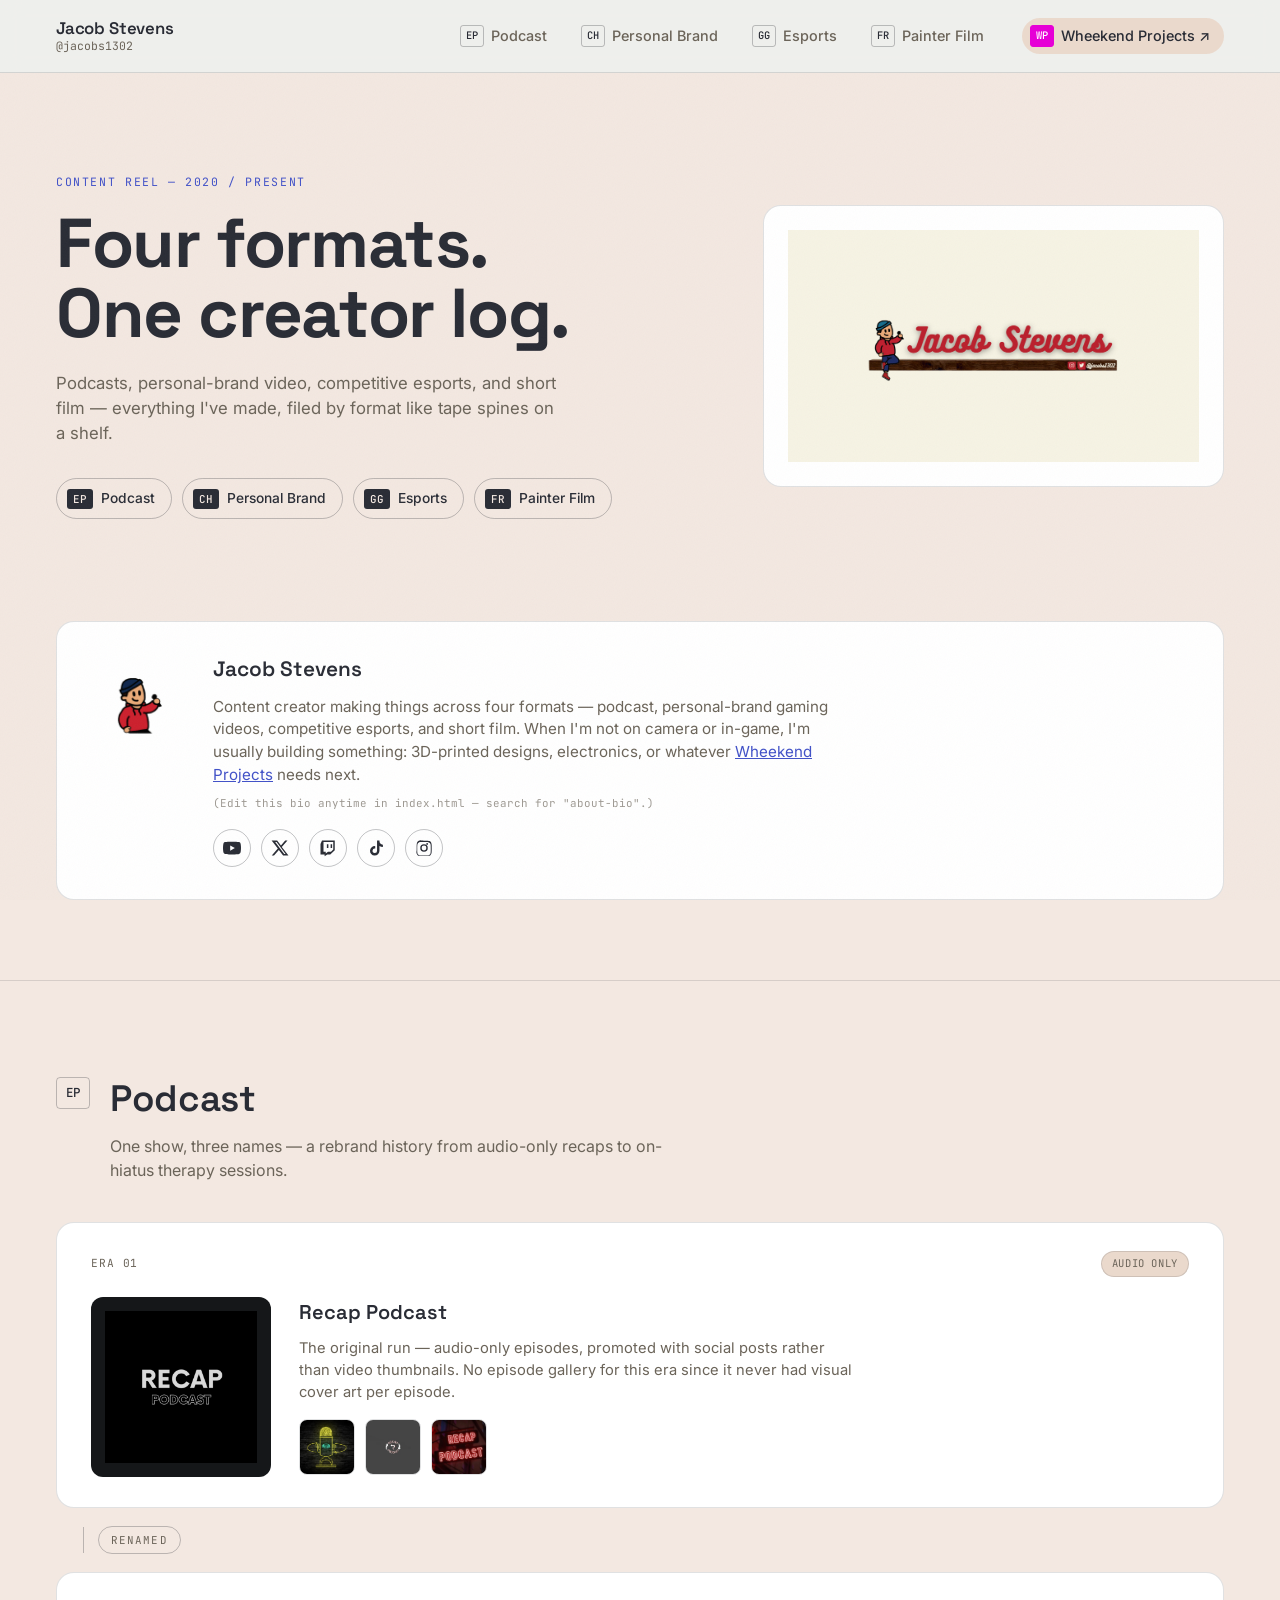
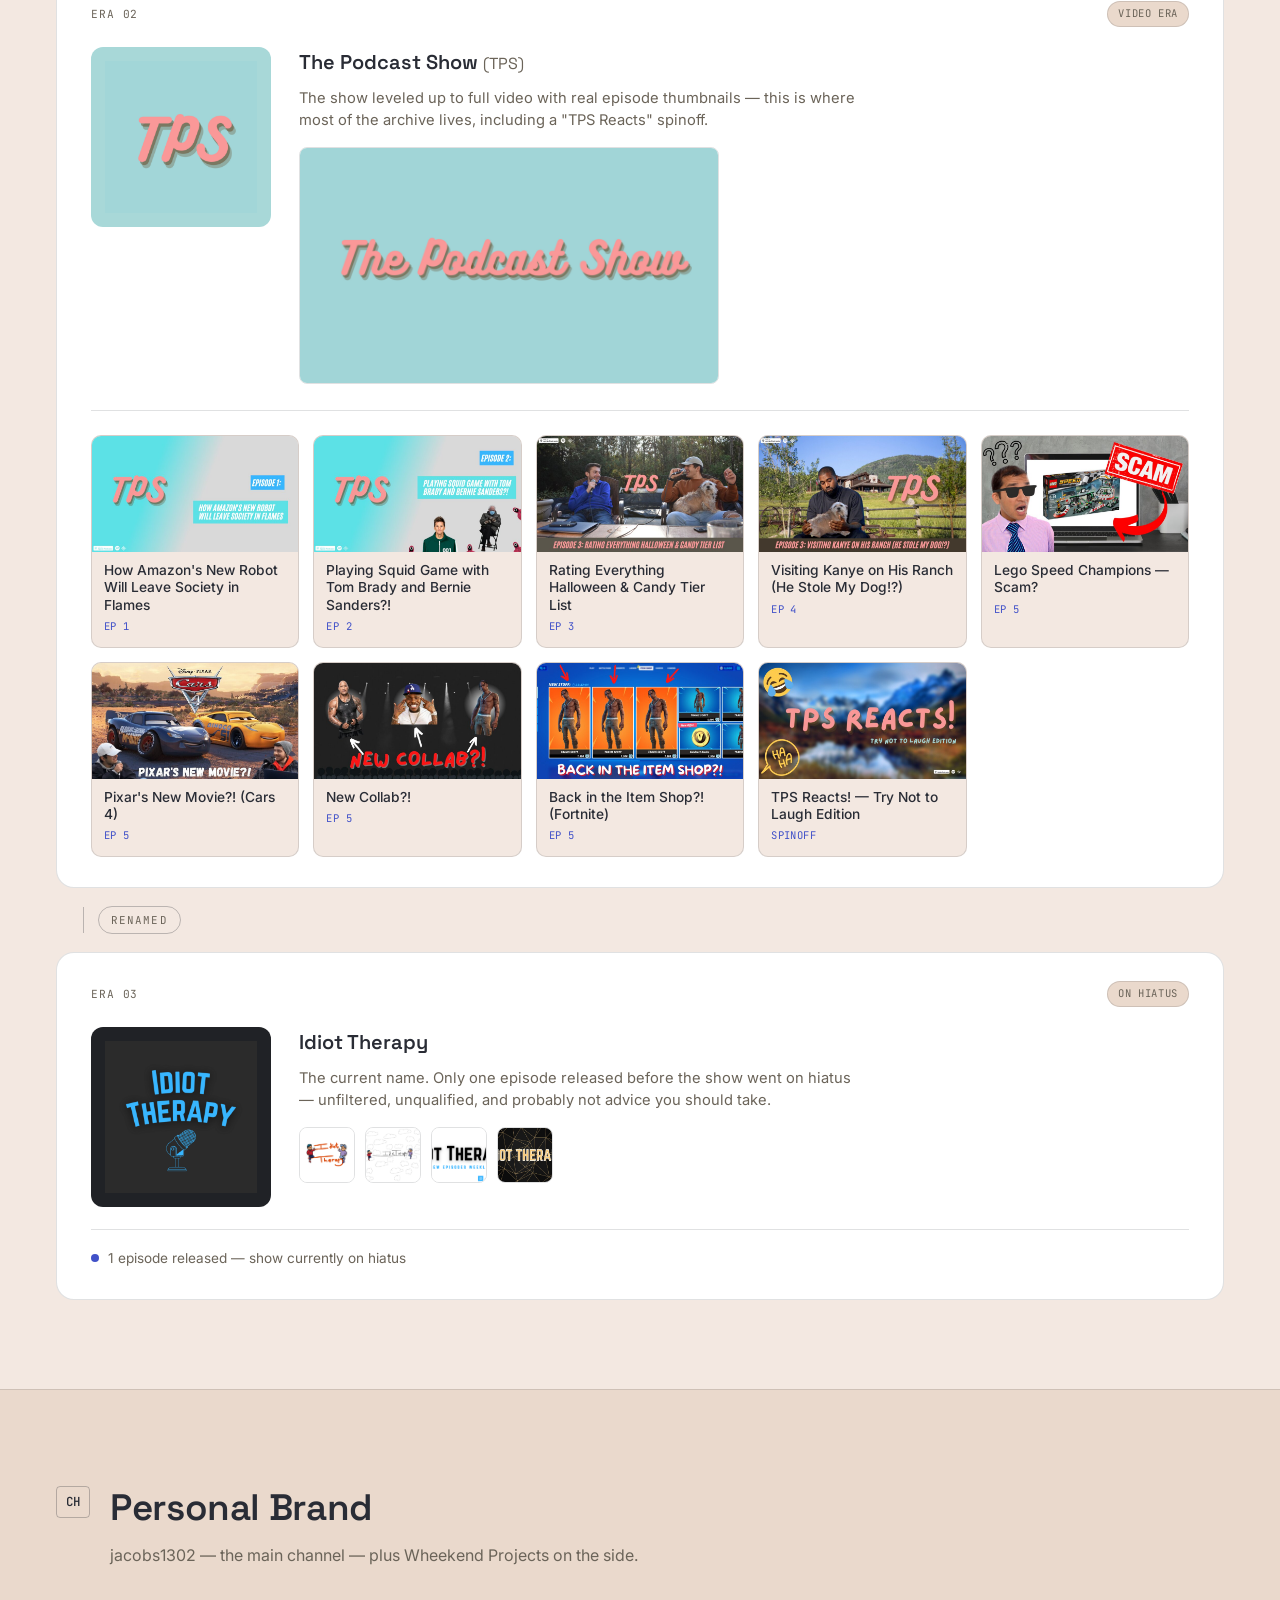
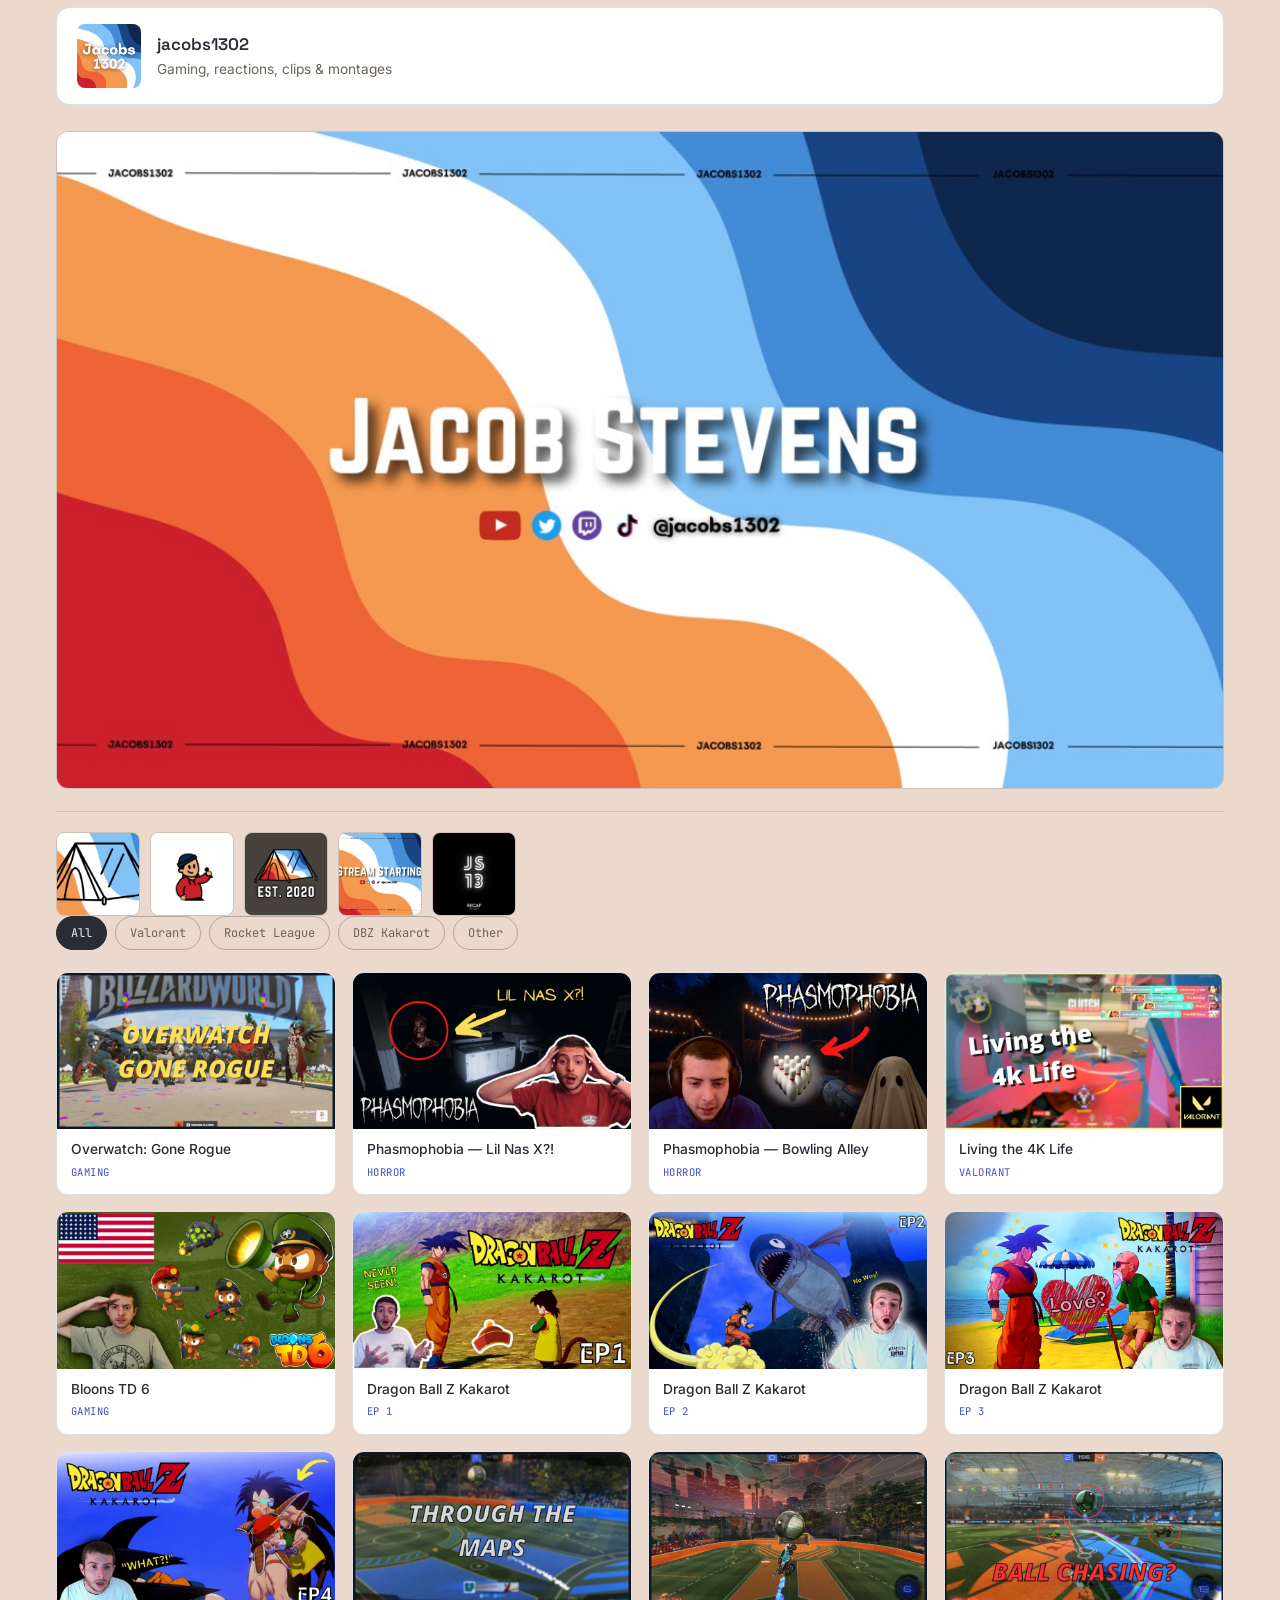
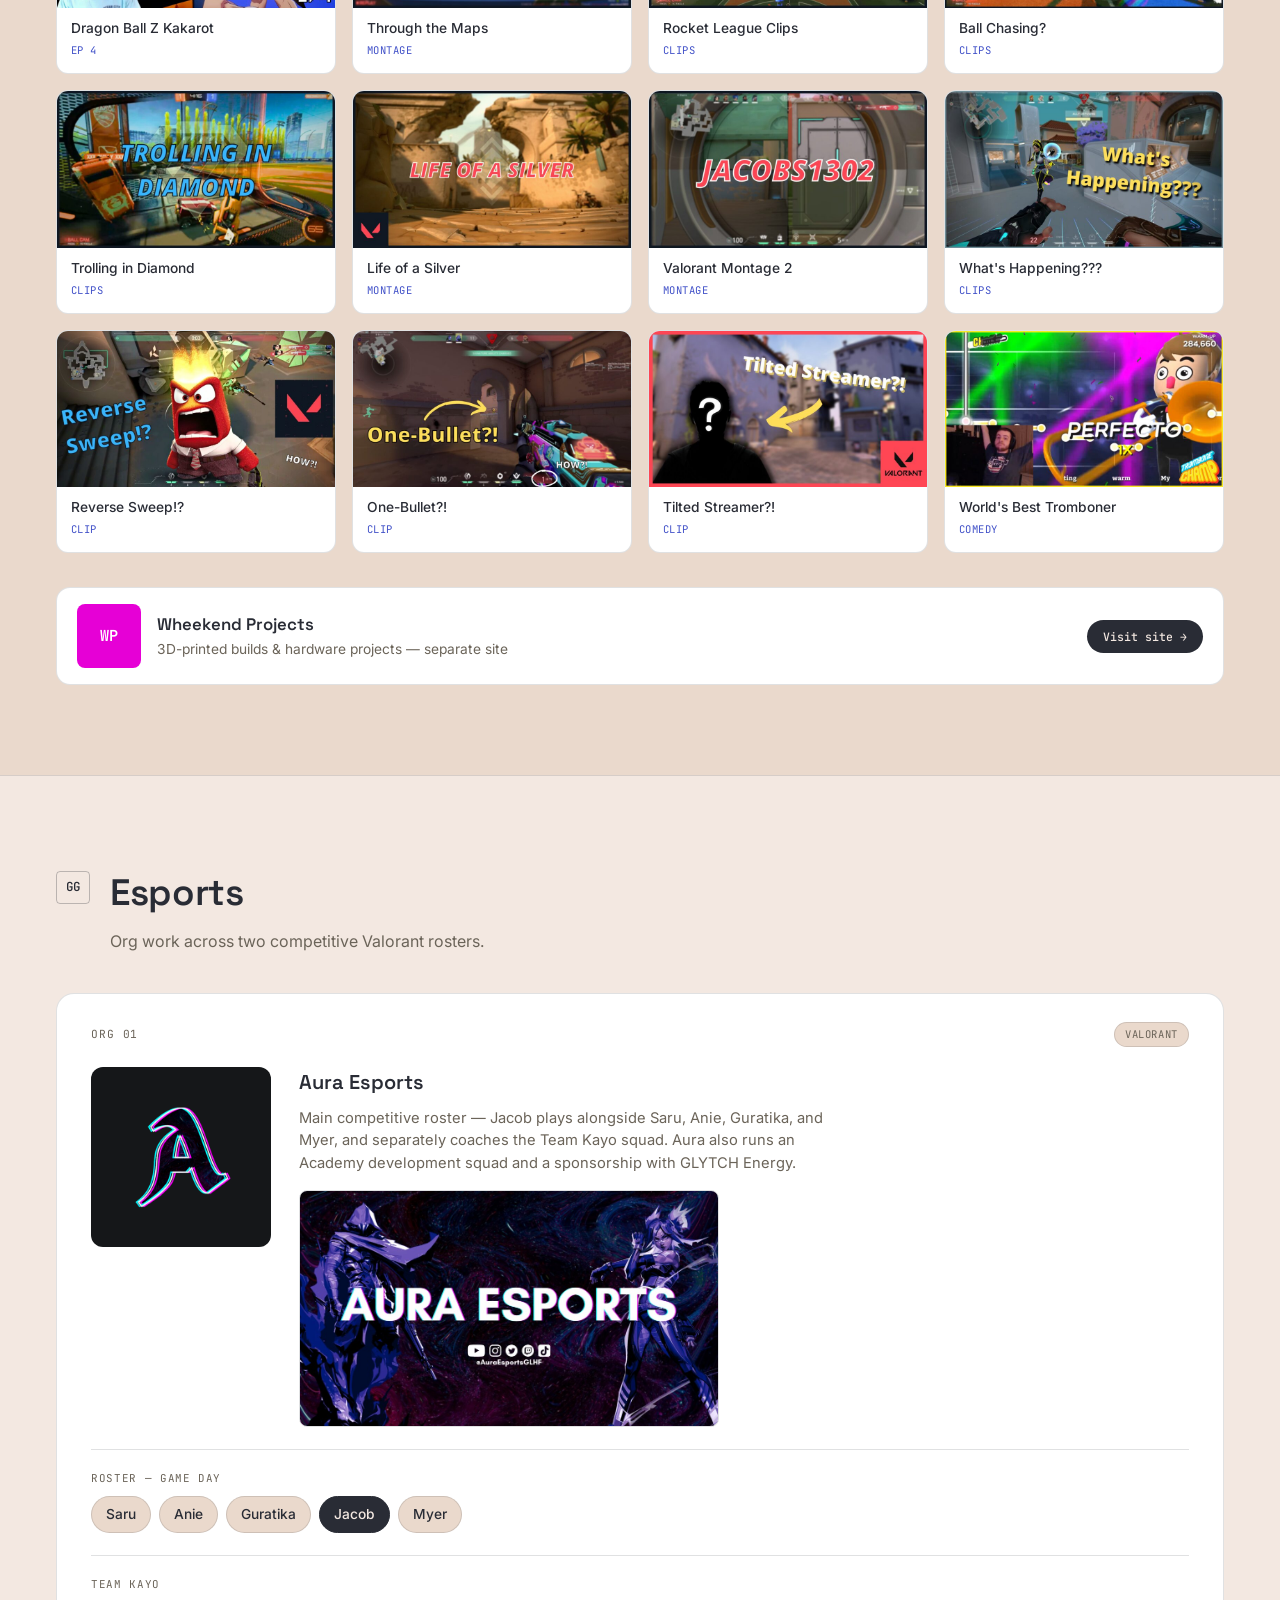
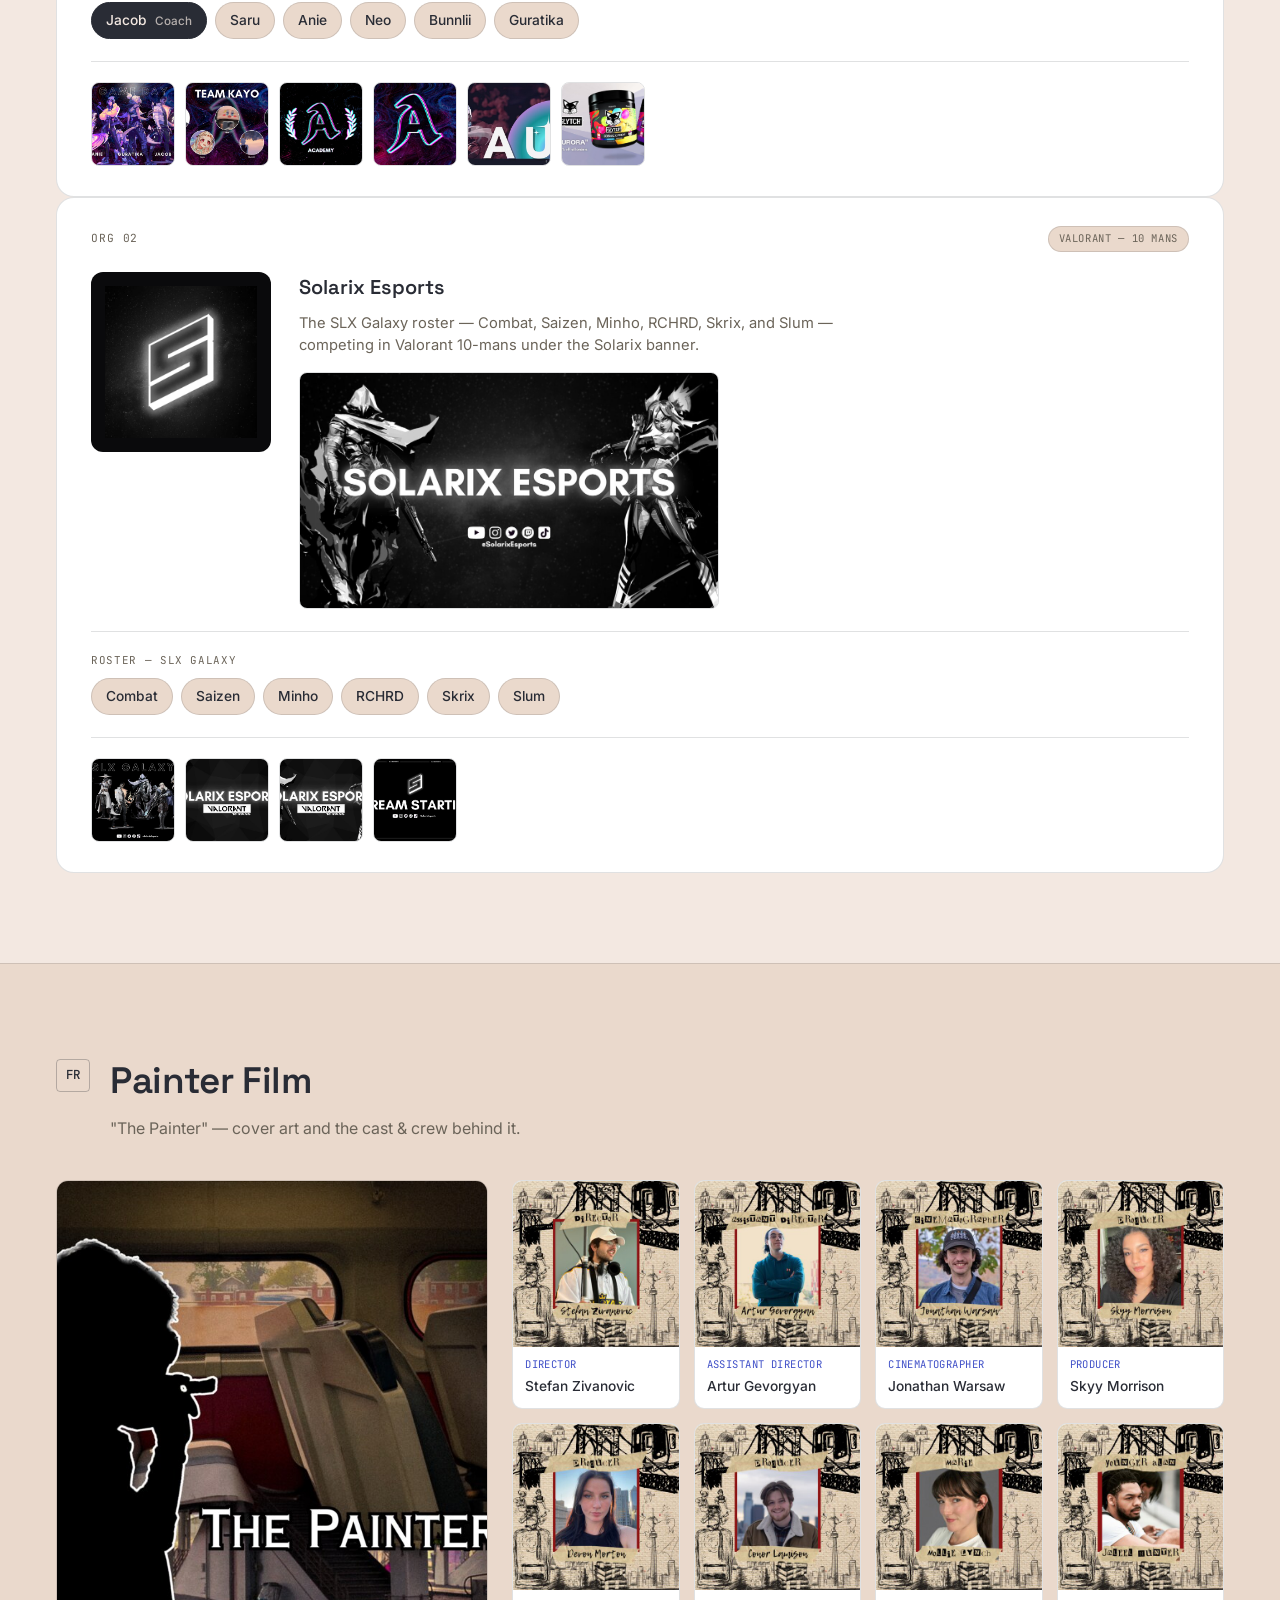
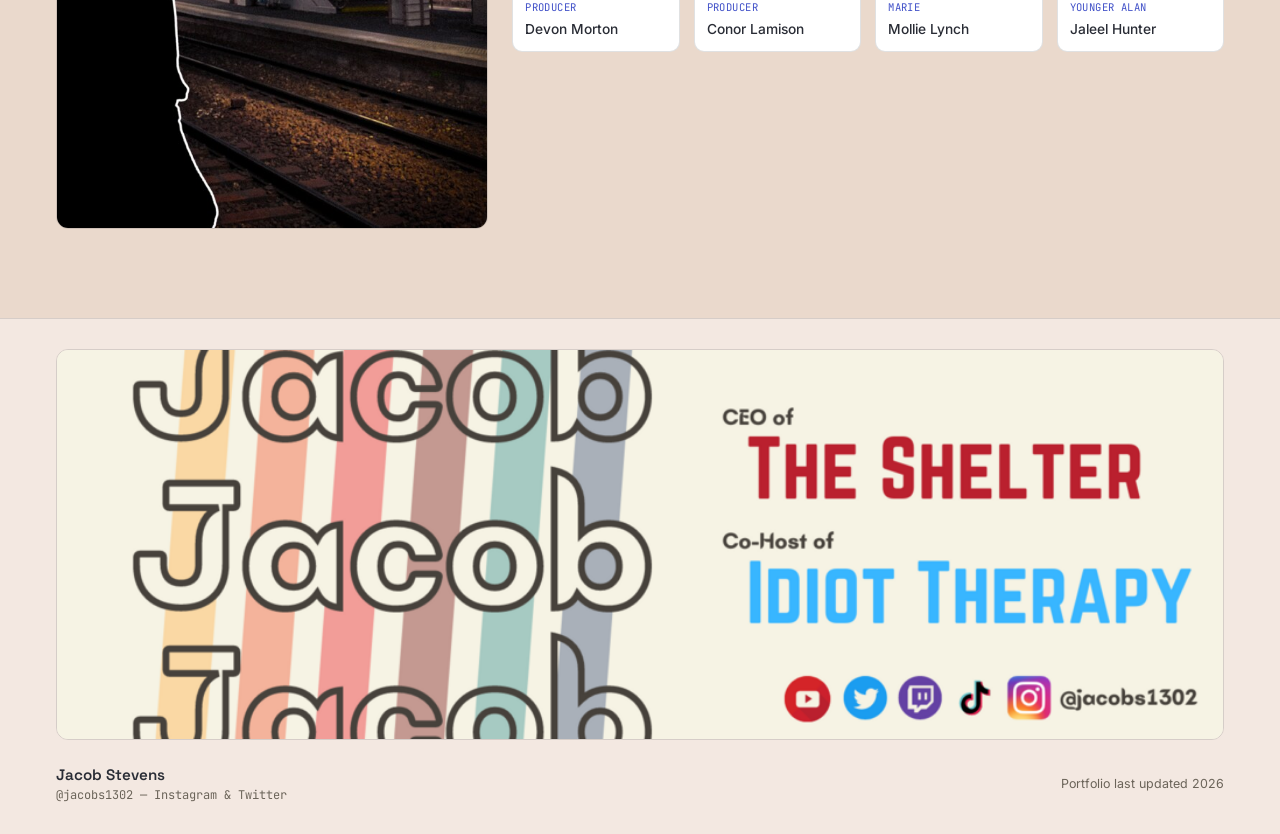
<file: index.html>
<!DOCTYPE html>
<html lang="en">
<head>
<meta charset="UTF-8">
<meta name="viewport" content="width=device-width, initial-scale=1.0">
<title>Jacob Stevens — Content Portfolio</title>
<link rel="icon" href="images/New_Youtube_Logo.png">
<link rel="preconnect" href="https://fonts.googleapis.com">
<link href="https://fonts.googleapis.com/css2?family=Space+Grotesk:wght@400;500;600;700&family=Inter:wght@400;500;600&family=JetBrains+Mono:wght@400;500&display=swap" rel="stylesheet">
<link rel="stylesheet" href="styles.css">
</head>
<body>

<div class="grain"></div>

<!-- NAV -->
<header class="topnav" id="topnav">
  <a href="#top" class="brand-mark">
    <span class="brand-name">Jacob Stevens</span>
    <span class="brand-handle">@jacobs1302</span>
  </a>
  <nav class="navlinks">
    <a href="#podcast"><span class="navtag">EP</span>Podcast</a>
    <a href="#brand"><span class="navtag">CH</span>Personal Brand</a>
    <a href="#esports"><span class="navtag">GG</span>Esports</a>
    <a href="#film"><span class="navtag">FR</span>Painter Film</a>
    <a href="wheekend-projects.html" class="navlink-external"><span class="navtag">WP</span>Wheekend Projects ↗</a>
  </nav>
  <button class="navtoggle" id="navtoggle" aria-label="Toggle menu">
    <span></span><span></span><span></span>
  </button>
</header>

<!-- HERO -->
<section class="hero" id="top">
  <div class="hero-inner">
    <p class="hero-eyebrow">CONTENT REEL — 2020 / PRESENT</p>
    <h1 class="hero-title">Four formats.<br>One creator log.</h1>
    <p class="hero-sub">Podcasts, personal-brand video, competitive esports, and short film — everything I've made, filed by format like tape spines on a shelf.</p>
    <div class="hero-formats">
      <a href="#podcast" class="hero-chip"><span class="chip-tag">EP</span>Podcast</a>
      <a href="#brand" class="hero-chip"><span class="chip-tag">CH</span>Personal Brand</a>
      <a href="#esports" class="hero-chip"><span class="chip-tag">GG</span>Esports</a>
      <a href="#film" class="hero-chip"><span class="chip-tag">FR</span>Painter Film</a>
    </div>
  </div>
  <div class="hero-mark">
    <img src="images/New_Youtube_Banner.png" alt="Jacob Stevens brand mark" />
  </div>
</section>

<!-- ABOUT -->
<section class="about-section" id="about">
  <div class="about-card">
    <img src="images/Jacobs1302_Character_Logo.png" alt="Jacob Stevens avatar" class="about-avatar">
    <div class="about-body">
      <h2 class="about-name">Jacob Stevens</h2>
      <p class="about-bio">
        Content creator making things across four formats — podcast, personal-brand gaming videos, competitive esports, and short film.
        When I'm not on camera or in-game, I'm usually building something: 3D-printed designs, electronics, or whatever
        <a href="wheekend-projects.html">Wheekend Projects</a> needs next.
        <span class="about-bio-note">(Edit this bio anytime in index.html — search for "about-bio".)</span>
      </p>
      <div class="social-links">
        <a href="https://youtube.com/@jacobs1302" class="social-btn" title="YouTube" target="_blank" rel="noopener">
          <svg viewBox="0 0 24 24" fill="currentColor"><path d="M23.5 6.2a3 3 0 0 0-2.1-2.1C19.5 3.5 12 3.5 12 3.5s-7.5 0-9.4.6A3 3 0 0 0 .5 6.2 31.6 31.6 0 0 0 0 12a31.6 31.6 0 0 0 .5 5.8 3 3 0 0 0 2.1 2.1c1.9.6 9.4.6 9.4.6s7.5 0 9.4-.6a3 3 0 0 0 2.1-2.1A31.6 31.6 0 0 0 24 12a31.6 31.6 0 0 0-.5-5.8ZM9.6 15.5V8.5L15.8 12Z"/></svg>
        </a>
        <a href="https://twitter.com/jacobs1302" class="social-btn" title="Twitter / X" target="_blank" rel="noopener">
          <svg viewBox="0 0 24 24" fill="currentColor"><path d="M18.9 2H22l-7.6 8.7L23.3 22h-7.2l-5.6-7.3L4 22H1l8.1-9.3L.8 2h7.4l5.1 6.7Zm-1.3 18h1.8L7.5 4H5.6Z"/></svg>
        </a>
        <a href="https://twitch.tv/jacobs1302" class="social-btn" title="Twitch" target="_blank" rel="noopener">
          <svg viewBox="0 0 24 24" fill="currentColor"><path d="M4 2 2 6.5v14H7.5V23l3.5-2.5h4L21 15V2Zm15 12-3 3h-4l-3 2.2V17H6V4h13Z"/><path d="M15.5 7h2v5h-2Zm-5 0h2v5h-2Z"/></svg>
        </a>
        <a href="https://tiktok.com/@jacobs1302" class="social-btn" title="TikTok" target="_blank" rel="noopener">
          <svg viewBox="0 0 24 24" fill="currentColor"><path d="M16.6 2h-3.2v13.7a3 3 0 1 1-2.4-2.9v-3.3a6.3 6.3 0 1 0 5.6 6.2V9.2a8 8 0 0 0 4.6 1.5V7.5a4.8 4.8 0 0 1-4.6-4.7Z"/></svg>
        </a>
        <a href="https://instagram.com/jacobs1302" class="social-btn" title="Instagram" target="_blank" rel="noopener">
          <svg viewBox="0 0 24 24" fill="currentColor"><path d="M12 2.2c3.2 0 3.6 0 4.9.1 1.2.1 2 .3 2.4.5.6.2 1 .5 1.5.9.4.4.7.9.9 1.5.2.4.4 1.2.5 2.4.1 1.3.1 1.7.1 4.9s0 3.6-.1 4.9c-.1 1.2-.3 2-.5 2.4-.2.6-.5 1-.9 1.5-.4.4-.9.7-1.5.9-.4.2-1.2.4-2.4.5-1.3.1-1.7.1-4.9.1s-3.6 0-4.9-.1c-1.2-.1-2-.3-2.4-.5-.6-.2-1-.5-1.5-.9-.4-.4-.7-.9-.9-1.5-.2-.4-.4-1.2-.5-2.4C2.2 15.6 2.2 15.2 2.2 12s0-3.6.1-4.9c.1-1.2.3-2 .5-2.4.2-.6.5-1 .9-1.5.4-.4.9-.7 1.5-.9.4-.2 1.2-.4 2.4-.5C8.4 2.2 8.8 2.2 12 2.2Zm0 1.8c-3.1 0-3.5 0-4.7.1-1 .1-1.6.2-1.9.4-.5.2-.8.4-1.2.7-.3.4-.5.7-.7 1.2-.1.3-.3.9-.4 1.9-.1 1.2-.1 1.6-.1 4.7s0 3.5.1 4.7c.1 1 .2 1.6.4 1.9.2.5.4.8.7 1.2.4.3.7.5 1.2.7.3.1.9.3 1.9.4 1.2.1 1.6.1 4.7.1s3.5 0 4.7-.1c1-.1 1.6-.2 1.9-.4.5-.2.8-.4 1.2-.7.3-.4.5-.7.7-1.2.1-.3.3-.9.4-1.9.1-1.2.1-1.6.1-4.7s0-3.5-.1-4.7c-.1-1-.2-1.6-.4-1.9-.2-.5-.4-.8-.7-1.2-.4-.3-.7-.5-1.2-.7-.3-.1-.9-.3-1.9-.4-1.2-.1-1.6-.1-4.7-.1Z"/><path d="M12 7a5 5 0 1 0 0 10 5 5 0 0 0 0-10Zm0 8.2a3.2 3.2 0 1 1 0-6.4 3.2 3.2 0 0 1 0 6.4ZM17.4 6.6a1.2 1.2 0 1 1-2.4 0 1.2 1.2 0 0 1 2.4 0Z"/></svg>
        </a>
      </div>
    </div>
  </div>
</section>

<!-- PODCAST -->
<section class="format-section" id="podcast">
  <div class="section-head">
    <span class="section-tag">EP</span>
    <div>
      <h2>Podcast</h2>
      <p class="section-desc">One show, three names — a rebrand history from audio-only recaps to on-hiatus therapy sessions.</p>
    </div>
  </div>

  <div class="era-track">

    <!-- ERA 1: RECAP PODCAST -->
    <article class="era">
      <div class="era-head">
        <span class="era-index">ERA 01</span>
        <span class="era-format">AUDIO ONLY</span>
      </div>
      <div class="era-body">
        <div class="era-logo-plate era-recap">
          <img src="images/Recap_Logo.png" alt="Recap Podcast logo" class="era-logo">
        </div>
        <div class="era-text">
          <h3>Recap Podcast</h3>
          <p>The original run — audio-only episodes, promoted with social posts rather than video thumbnails. No episode gallery for this era since it never had visual cover art per episode.</p>
          <div class="era-logo-strip">
            <img src="images/Recap_Mic_Logo.png" alt="Recap Podcast microphone logo variant" title="Logo variant">
            <img src="images/Recap_Arrow_Icon.jpg" alt="Recap Podcast icon variant" title="Icon variant">
            <img src="images/Recap_Neon_Photo.jpg" alt="Recap Podcast neon sign photo" title="Neon sign photo">
          </div>
        </div>
      </div>
    </article>

    <div class="era-connector"><span>renamed</span></div>

    <!-- ERA 2: THE PODCAST SHOW / TPS -->
    <article class="era">
      <div class="era-head">
        <span class="era-index">ERA 02</span>
        <span class="era-format">VIDEO ERA</span>
      </div>
      <div class="era-body">
        <div class="era-logo-plate era-tps">
          <img src="images/TPS_Logo.png" alt="TPS logo" class="era-logo">
        </div>
        <div class="era-text">
          <h3>The Podcast Show <span class="era-akas">(TPS)</span></h3>
          <p>The show leveled up to full video with real episode thumbnails — this is where most of the archive lives, including a "TPS Reacts" spinoff.</p>
          <img src="images/Podcast_Youtube_Banner.png" alt="The Podcast Show YouTube banner" class="era-banner">
        </div>
      </div>

      <div class="ep-gallery">
        <figure class="ep-card">
          <img src="images/Episode_1_Thumbnail.jpg" alt="Episode 1: How Amazon's New Robot Will Leave Society In Flames thumbnail" loading="lazy">
          <figcaption><span class="vc-title">How Amazon's New Robot Will Leave Society in Flames</span><span class="vc-tag">EP 1</span></figcaption>
        </figure>
        <figure class="ep-card">
          <img src="images/Episode_2_Thumbnail.jpg" alt="Episode 2 thumbnail" loading="lazy">
          <figcaption><span class="vc-title">Playing Squid Game with Tom Brady and Bernie Sanders?!</span><span class="vc-tag">EP 2</span></figcaption>
        </figure>
        <figure class="ep-card">
          <img src="images/Episode_3_Thumbnail.jpg" alt="Episode 3 thumbnail" loading="lazy">
          <figcaption><span class="vc-title">Rating Everything Halloween &amp; Candy Tier List</span><span class="vc-tag">EP 3</span></figcaption>
        </figure>
        <figure class="ep-card">
          <img src="images/Episode_4_Thumbnail.jpg" alt="Episode 4 thumbnail" loading="lazy">
          <figcaption><span class="vc-title">Visiting Kanye on His Ranch (He Stole My Dog!?)</span><span class="vc-tag">EP 4</span></figcaption>
        </figure>
        <figure class="ep-card">
          <img src="images/Episode_5_1_Thumbnail.jpg" alt="Episode 5 Lego scam segment thumbnail" loading="lazy">
          <figcaption><span class="vc-title">Lego Speed Champions — Scam?</span><span class="vc-tag">EP 5</span></figcaption>
        </figure>
        <figure class="ep-card">
          <img src="images/Episode_5_2_Thumbnail.jpg" alt="Episode 5 Cars 4 segment thumbnail" loading="lazy">
          <figcaption><span class="vc-title">Pixar's New Movie?! (Cars 4)</span><span class="vc-tag">EP 5</span></figcaption>
        </figure>
        <figure class="ep-card">
          <img src="images/Episode_5_3_Thumbnail.jpg" alt="Episode 5 collab rumor segment thumbnail" loading="lazy">
          <figcaption><span class="vc-title">New Collab?!</span><span class="vc-tag">EP 5</span></figcaption>
        </figure>
        <figure class="ep-card">
          <img src="images/Episode_5_4_Thumbnail.jpg" alt="Episode 5 Fortnite item shop segment thumbnail" loading="lazy">
          <figcaption><span class="vc-title">Back in the Item Shop?! (Fortnite)</span><span class="vc-tag">EP 5</span></figcaption>
        </figure>
        <figure class="ep-card">
          <img src="images/TPS_Reacts_Thumbnail.jpg" alt="TPS Reacts thumbnail" loading="lazy">
          <figcaption><span class="vc-title">TPS Reacts! — Try Not to Laugh Edition</span><span class="vc-tag">SPINOFF</span></figcaption>
        </figure>
      </div>
    </article>

    <div class="era-connector"><span>renamed</span></div>

    <!-- ERA 3: IDIOT THERAPY -->
    <article class="era">
      <div class="era-head">
        <span class="era-index">ERA 03</span>
        <span class="era-format">ON HIATUS</span>
      </div>
      <div class="era-body">
        <div class="era-logo-plate era-idiot">
          <img src="images/Idiot_Therapy_Logo_New.png" alt="Idiot Therapy logo" class="era-logo">
        </div>
        <div class="era-text">
          <h3>Idiot Therapy</h3>
          <p>The current name. Only one episode released before the show went on hiatus — unfiltered, unqualified, and probably not advice you should take.</p>
          <div class="era-logo-strip">
            <img src="images/Idiot_Therapy_Logo_Old.png" alt="Idiot Therapy older logo variant" title="Earlier logo variant">
            <img src="images/Idiot_Therapy_Old_Banner.jpg" alt="Idiot Therapy older banner" title="Earlier banner">
            <img src="images/Idiot_Therapy_Twitter_Banner.png" alt="Idiot Therapy Twitter banner" title="Twitter banner">
            <img src="images/Idiot_Therapy_LowPoly_Banner.jpg" alt="Idiot Therapy low-poly banner variant" title="Banner variant">
          </div>
        </div>
      </div>
      <div class="hiatus-note">
        <span class="hiatus-dot"></span> 1 episode released — show currently on hiatus
      </div>
    </article>

  </div>
</section>

<!-- PERSONAL BRAND -->
<section class="format-section alt" id="brand">
  <div class="section-head">
    <span class="section-tag">CH</span>
    <div>
      <h2>Personal Brand</h2>
      <p class="section-desc">jacobs1302 — the main channel — plus Wheekend Projects on the side.</p>
    </div>
  </div>

  <div class="channel-strip">
    <img src="images/Jacobs1302_Latest_ProfilePic.jpg" alt="jacobs1302 logo" class="channel-logo" />
    <div>
      <p class="channel-name">jacobs1302</p>
      <p class="channel-meta">Gaming, reactions, clips &amp; montages</p>
    </div>
  </div>

  <div class="brand-banner">
    <img src="images/Jacobs1302_Latest_YouTube_Banner.jpg" alt="jacobs1302 latest YouTube banner" class="lightbox-trigger">
  </div>

  <div class="asset-strip">
    <img src="images/Jacobs1302_Latest_Twitch_Banner.jpg" class="lightbox-trigger" alt="jacobs1302 Twitch banner" title="Twitch banner">
    <img src="images/Jacobs1302_Character_Logo.png" class="lightbox-trigger" alt="jacobs1302 character mascot logo" title="Character logo">
    <img src="images/Jacobs1302_Shelter_Tent_Logo.jpg" class="lightbox-trigger" alt="The Shelter tent logo" title="The Shelter">
    <img src="images/Jacobs1302_Stream_Starting.jpg" class="lightbox-trigger" alt="jacobs1302 stream starting screen" title="Stream starting screen">
    <img src="images/Jacobs1302_JS13_Logo.jpg" class="lightbox-trigger" alt="JS13 logo variant" title="JS13 logo variant">
  </div>

  <div class="filter-row" id="filterRow">
    <button class="filter-btn active" data-filter="all">All</button>
    <button class="filter-btn" data-filter="valorant">Valorant</button>
    <button class="filter-btn" data-filter="rocket-league">Rocket League</button>
    <button class="filter-btn" data-filter="dbz">DBZ Kakarot</button>
    <button class="filter-btn" data-filter="other">Other</button>
  </div>

  <div class="video-grid" id="videoGrid">
    <!-- populated identically in markup for no-JS fallback -->
    <figure class="video-card" data-cat="other">
      <img src="images/ow2_thumbnail.jpg" alt="Overwatch Gone Rogue thumbnail" loading="lazy">
      <figcaption><span class="vc-title">Overwatch: Gone Rogue</span><span class="vc-tag">GAMING</span></figcaption>
    </figure>
    <figure class="video-card" data-cat="other">
      <img src="images/Phasmaphobia_YT_Thumbnail_1.jpg" alt="Phasmophobia thumbnail" loading="lazy">
      <figcaption><span class="vc-title">Phasmophobia — Lil Nas X?!</span><span class="vc-tag">HORROR</span></figcaption>
    </figure>
    <figure class="video-card" data-cat="other">
      <img src="images/Phasmaphobia_YT_Thumbnail_2.jpg" alt="Phasmophobia thumbnail 2" loading="lazy">
      <figcaption><span class="vc-title">Phasmophobia — Bowling Alley</span><span class="vc-tag">HORROR</span></figcaption>
    </figure>
    <figure class="video-card" data-cat="valorant">
      <img src="images/4k_Life_Valorant_Thumbnail.jpg" alt="Living the 4K Life Valorant thumbnail" loading="lazy">
      <figcaption><span class="vc-title">Living the 4K Life</span><span class="vc-tag">VALORANT</span></figcaption>
    </figure>
    <figure class="video-card" data-cat="other">
      <img src="images/BTD6_Thumbnail.jpg" alt="Bloons TD 6 thumbnail" loading="lazy">
      <figcaption><span class="vc-title">Bloons TD 6</span><span class="vc-tag">GAMING</span></figcaption>
    </figure>
    <figure class="video-card" data-cat="dbz">
      <img src="images/DBZ_1_Thumbnail.jpg" alt="Dragon Ball Z Kakarot Episode 1 thumbnail" loading="lazy">
      <figcaption><span class="vc-title">Dragon Ball Z Kakarot</span><span class="vc-tag">EP 1</span></figcaption>
    </figure>
    <figure class="video-card" data-cat="dbz">
      <img src="images/DBZ_2_Thumbnail.jpg" alt="Dragon Ball Z Kakarot Episode 2 thumbnail" loading="lazy">
      <figcaption><span class="vc-title">Dragon Ball Z Kakarot</span><span class="vc-tag">EP 2</span></figcaption>
    </figure>
    <figure class="video-card" data-cat="dbz">
      <img src="images/DBZ_3_Thumbnail.jpg" alt="Dragon Ball Z Kakarot Episode 3 thumbnail" loading="lazy">
      <figcaption><span class="vc-title">Dragon Ball Z Kakarot</span><span class="vc-tag">EP 3</span></figcaption>
    </figure>
    <figure class="video-card" data-cat="dbz">
      <img src="images/DBZ_4_Thumbnail.jpg" alt="Dragon Ball Z Kakarot Episode 4 thumbnail" loading="lazy">
      <figcaption><span class="vc-title">Dragon Ball Z Kakarot</span><span class="vc-tag">EP 4</span></figcaption>
    </figure>
    <figure class="video-card" data-cat="rocket-league">
      <img src="images/Rocket_League_Montage_1_Thumbnail.jpg" alt="Rocket League Montage 1 thumbnail" loading="lazy">
      <figcaption><span class="vc-title">Through the Maps</span><span class="vc-tag">MONTAGE</span></figcaption>
    </figure>
    <figure class="video-card" data-cat="rocket-league">
      <img src="images/Rocket_League_Clip_Thumbnail_1.jpg" alt="Rocket League clip thumbnail" loading="lazy">
      <figcaption><span class="vc-title">Rocket League Clips</span><span class="vc-tag">CLIPS</span></figcaption>
    </figure>
    <figure class="video-card" data-cat="rocket-league">
      <img src="images/Rocket_League_Clip_Thumbnail_ep2.jpg" alt="Rocket League clip episode 2 thumbnail" loading="lazy">
      <figcaption><span class="vc-title">Ball Chasing?</span><span class="vc-tag">CLIPS</span></figcaption>
    </figure>
    <figure class="video-card" data-cat="rocket-league">
      <img src="images/Rocket_League_Funny_Moments_EP1.jpg" alt="Rocket League Funny Moments Episode 1 thumbnail" loading="lazy">
      <figcaption><span class="vc-title">Trolling in Diamond</span><span class="vc-tag">CLIPS</span></figcaption>
    </figure>
    <figure class="video-card" data-cat="valorant">
      <img src="images/Valorant_Montage_Thumbnail.jpg" alt="Valorant Montage thumbnail" loading="lazy">
      <figcaption><span class="vc-title">Life of a Silver</span><span class="vc-tag">MONTAGE</span></figcaption>
    </figure>
    <figure class="video-card" data-cat="valorant">
      <img src="images/Valorant_Montage_2_Thumbnail.jpg" alt="Valorant Montage 2 thumbnail" loading="lazy">
      <figcaption><span class="vc-title">Valorant Montage 2</span><span class="vc-tag">MONTAGE</span></figcaption>
    </figure>
    <figure class="video-card" data-cat="valorant">
      <img src="images/Valorant_Shenanigans__1.jpg" alt="Valorant Shenanigans thumbnail" loading="lazy">
      <figcaption><span class="vc-title">What's Happening???</span><span class="vc-tag">CLIPS</span></figcaption>
    </figure>
    <figure class="video-card" data-cat="valorant">
      <img src="images/valorant_comeback.jpg" alt="Valorant Comeback thumbnail" loading="lazy">
      <figcaption><span class="vc-title">Reverse Sweep!?</span><span class="vc-tag">CLIP</span></figcaption>
    </figure>
    <figure class="video-card" data-cat="valorant">
      <img src="images/valorant_one-tap_clip.jpg" alt="Valorant One-Tap Clip thumbnail" loading="lazy">
      <figcaption><span class="vc-title">One-Bullet?!</span><span class="vc-tag">CLIP</span></figcaption>
    </figure>
    <figure class="video-card" data-cat="valorant">
      <img src="images/valroant_tilted_thumbnail.jpg" alt="Valorant Tilted thumbnail" loading="lazy">
      <figcaption><span class="vc-title">Tilted Streamer?!</span><span class="vc-tag">CLIP</span></figcaption>
    </figure>
    <figure class="video-card" data-cat="other">
      <img src="images/World_s_best_Tromboner.jpg" alt="World's Best Tromboner thumbnail" loading="lazy">
      <figcaption><span class="vc-title">World's Best Tromboner</span><span class="vc-tag">COMEDY</span></figcaption>
    </figure>
  </div>

  <div class="channel-strip secondary">
    <div class="wheekend-mark">WP</div>
    <div>
      <p class="channel-name">Wheekend Projects</p>
      <p class="channel-meta">3D-printed builds &amp; hardware projects — separate site</p>
    </div>
    <a href="wheekend-projects.html" class="visit-pill">Visit site →</a>
  </div>
</section>

<!-- ESPORTS -->
<section class="format-section" id="esports">
  <div class="section-head">
    <span class="section-tag">GG</span>
    <div>
      <h2>Esports</h2>
      <p class="section-desc">Org work across two competitive Valorant rosters.</p>
    </div>
  </div>

  <div class="era-track">

    <!-- AURA -->
    <article class="era">
      <div class="era-head">
        <span class="era-index">ORG 01</span>
        <span class="era-format">VALORANT</span>
      </div>
      <div class="era-body">
        <div class="era-logo-plate org-plate-aura">
          <img src="images/Aura_A_Logo.png" alt="Aura Esports logo" class="era-logo">
        </div>
        <div class="era-text">
          <h3>Aura Esports</h3>
          <p>Main competitive roster — Jacob plays alongside Saru, Anie, Guratika, and Myer, and separately coaches the Team Kayo squad. Aura also runs an Academy development squad and a sponsorship with GLYTCH Energy.</p>
          <img src="images/Aura_Esports_Banner.jpg" alt="Aura Esports banner" class="era-banner lightbox-trigger">
        </div>
      </div>

      <div class="roster-block">
        <span class="roster-label">Roster — Game Day</span>
        <div class="roster-chips">
          <span class="roster-chip">Saru</span>
          <span class="roster-chip">Anie</span>
          <span class="roster-chip">Guratika</span>
          <span class="roster-chip roster-chip-you">Jacob</span>
          <span class="roster-chip">Myer</span>
        </div>
      </div>

      <div class="roster-block">
        <span class="roster-label">Team Kayo</span>
        <div class="roster-chips">
          <span class="roster-chip roster-chip-you">Jacob <em>Coach</em></span>
          <span class="roster-chip">Saru</span>
          <span class="roster-chip">Anie</span>
          <span class="roster-chip">Neo</span>
          <span class="roster-chip">Bunnlii</span>
          <span class="roster-chip">Guratika</span>
        </div>
      </div>

      <div class="asset-strip">
        <img src="images/Aura_GameDay_Roster.jpg" class="lightbox-trigger" alt="Aura Game Day roster graphic" title="Game Day roster graphic">
        <img src="images/Aura_TeamKayo_Roster.jpg" class="lightbox-trigger" alt="Aura Team Kayo roster graphic" title="Team Kayo roster graphic">
        <img src="images/Aura_Academy_Logo.jpg" class="lightbox-trigger" alt="Aura Academy logo" title="Aura Academy">
        <img src="images/Aura_Big_Logo.jpg" class="lightbox-trigger" alt="Aura large logo variant" title="Logo variant">
        <img src="images/Aura_Twitter_Banner.jpg" class="lightbox-trigger" alt="Aura Twitter banner" title="Twitter banner">
        <img src="images/Aura_Glytch_Sponsor.jpg" class="lightbox-trigger" alt="Aura x GLYTCH Energy sponsorship graphic" title="GLYTCH Energy partnership">
      </div>
    </article>

    <!-- SOLARIX -->
    <article class="era">
      <div class="era-head">
        <span class="era-index">ORG 02</span>
        <span class="era-format">VALORANT — 10 MANS</span>
      </div>
      <div class="era-body">
        <div class="era-logo-plate org-plate-solarix">
          <img src="images/Solarix_S_Logo.jpg" alt="Solarix Esports logo" class="era-logo">
        </div>
        <div class="era-text">
          <h3>Solarix Esports</h3>
          <p>The SLX Galaxy roster — Combat, Saizen, Minho, RCHRD, Skrix, and Slum — competing in Valorant 10-mans under the Solarix banner.</p>
          <img src="images/Solarix_Esports_Banner.jpg" alt="Solarix Esports banner" class="era-banner lightbox-trigger">
        </div>
      </div>

      <div class="roster-block">
        <span class="roster-label">Roster — SLX Galaxy</span>
        <div class="roster-chips">
          <span class="roster-chip">Combat</span>
          <span class="roster-chip">Saizen</span>
          <span class="roster-chip">Minho</span>
          <span class="roster-chip">RCHRD</span>
          <span class="roster-chip">Skrix</span>
          <span class="roster-chip">Slum</span>
        </div>
      </div>

      <div class="asset-strip">
        <img src="images/Solarix_SLXGalaxy_Roster.jpg" class="lightbox-trigger" alt="SLX Galaxy roster graphic" title="SLX Galaxy roster graphic">
        <img src="images/Solarix_Valorant_10Mans_Black.jpg" class="lightbox-trigger" alt="Solarix Valorant 10 Mans graphic" title="Valorant 10 Mans">
        <img src="images/Solarix_Valorant_10Mans_Grayscale.jpg" class="lightbox-trigger" alt="Solarix Valorant 10 Mans grayscale graphic" title="Valorant 10 Mans (alt)">
        <img src="images/Solarix_Stream_Starting.jpg" class="lightbox-trigger" alt="Solarix stream starting screen" title="Stream starting screen">
      </div>
    </article>

  </div>
</section>

<!-- PAINTER FILM -->
<section class="format-section alt" id="film">
  <div class="section-head">
    <span class="section-tag">FR</span>
    <div>
      <h2>Painter Film</h2>
      <p class="section-desc">"The Painter" — cover art and the cast &amp; crew behind it.</p>
    </div>
  </div>

  <div class="film-layout">
    <div class="film-cover">
      <img src="images/Painter_Film_Cover.jpg" alt="The Painter film cover" class="film-cover-img">
    </div>
    <div class="crew-grid">
      <figure class="crew-card">
        <img src="images/Crew_Director_Stefan.jpg" alt="Stefan Zivanovic, Director">
        <figcaption><span class="crew-role">Director</span><span class="crew-name">Stefan Zivanovic</span></figcaption>
      </figure>
      <figure class="crew-card">
        <img src="images/Crew_AD_Artur.jpg" alt="Artur Gevorgyan, Assistant Director">
        <figcaption><span class="crew-role">Assistant Director</span><span class="crew-name">Artur Gevorgyan</span></figcaption>
      </figure>
      <figure class="crew-card">
        <img src="images/Crew_DP_Jonathan.jpg" alt="Jonathan Warsaw, Cinematographer">
        <figcaption><span class="crew-role">Cinematographer</span><span class="crew-name">Jonathan Warsaw</span></figcaption>
      </figure>
      <figure class="crew-card">
        <img src="images/Crew_Producer_Skyy.jpg" alt="Skyy Morrison, Producer">
        <figcaption><span class="crew-role">Producer</span><span class="crew-name">Skyy Morrison</span></figcaption>
      </figure>
      <figure class="crew-card">
        <img src="images/Crew_Producer_Devon.jpg" alt="Devon Morton, Producer">
        <figcaption><span class="crew-role">Producer</span><span class="crew-name">Devon Morton</span></figcaption>
      </figure>
      <figure class="crew-card">
        <img src="images/Crew_Producer_Conor.jpg" alt="Conor Lamison, Producer">
        <figcaption><span class="crew-role">Producer</span><span class="crew-name">Conor Lamison</span></figcaption>
      </figure>
      <figure class="crew-card">
        <img src="images/Crew_Cast_Marie.jpg" alt="Mollie Lynch as Marie">
        <figcaption><span class="crew-role">Marie</span><span class="crew-name">Mollie Lynch</span></figcaption>
      </figure>
      <figure class="crew-card">
        <img src="images/Crew_Cast_YoungerAlan.jpg" alt="Jaleel Hunter as Younger Alan">
        <figcaption><span class="crew-role">Younger Alan</span><span class="crew-name">Jaleel Hunter</span></figcaption>
      </figure>
    </div>
  </div>
</section>

<!-- FOOTER -->
<footer class="site-footer">
  <div class="footer-banner">
    <img src="images/Personal_Twitter_Banner.png" alt="Jacob Stevens — CEO of The Shelter, Co-Host of Idiot Therapy">
  </div>
  <div class="footer-inner">
    <div>
      <p class="footer-name">Jacob Stevens</p>
      <p class="footer-handle">@jacobs1302 — Instagram &amp; Twitter</p>
    </div>
    <p class="footer-note">Portfolio last updated 2026</p>
  </div>
</footer>

<script src="script.js"></script>
</body>
</html>
</file>
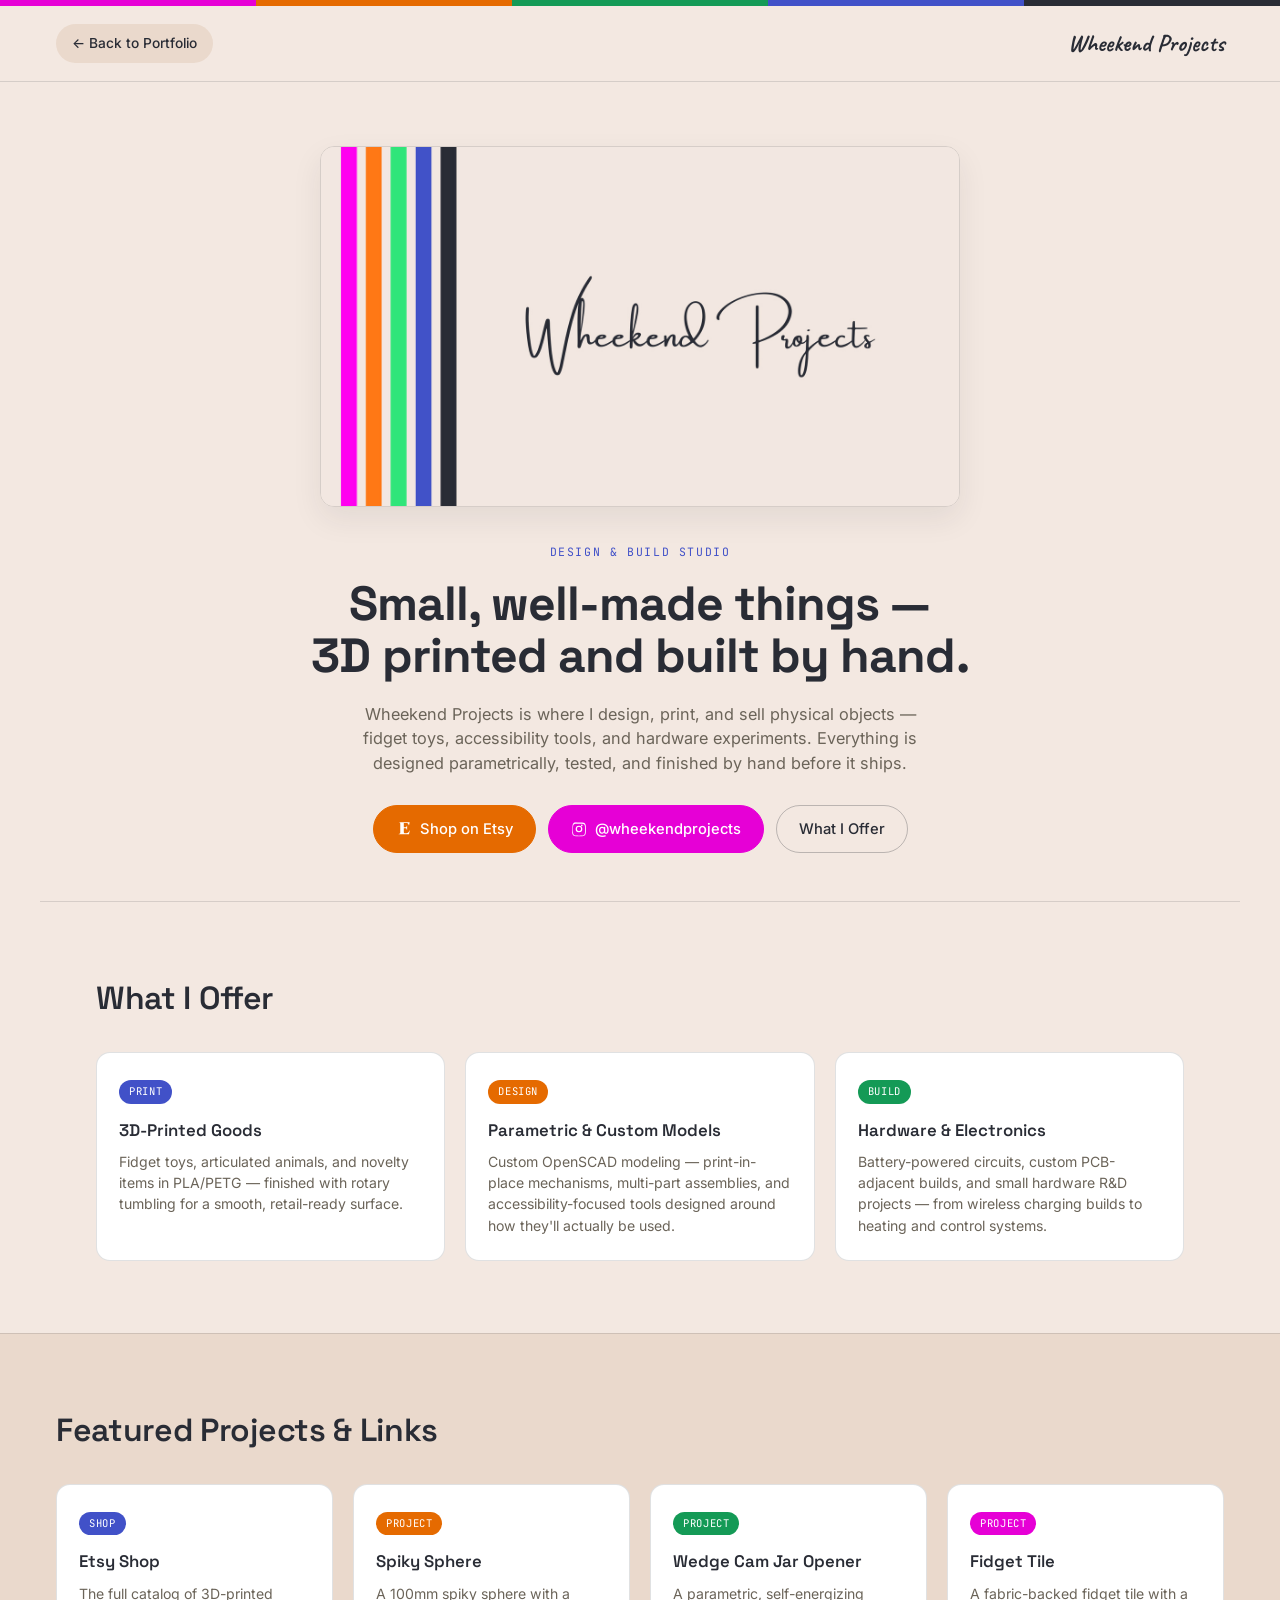
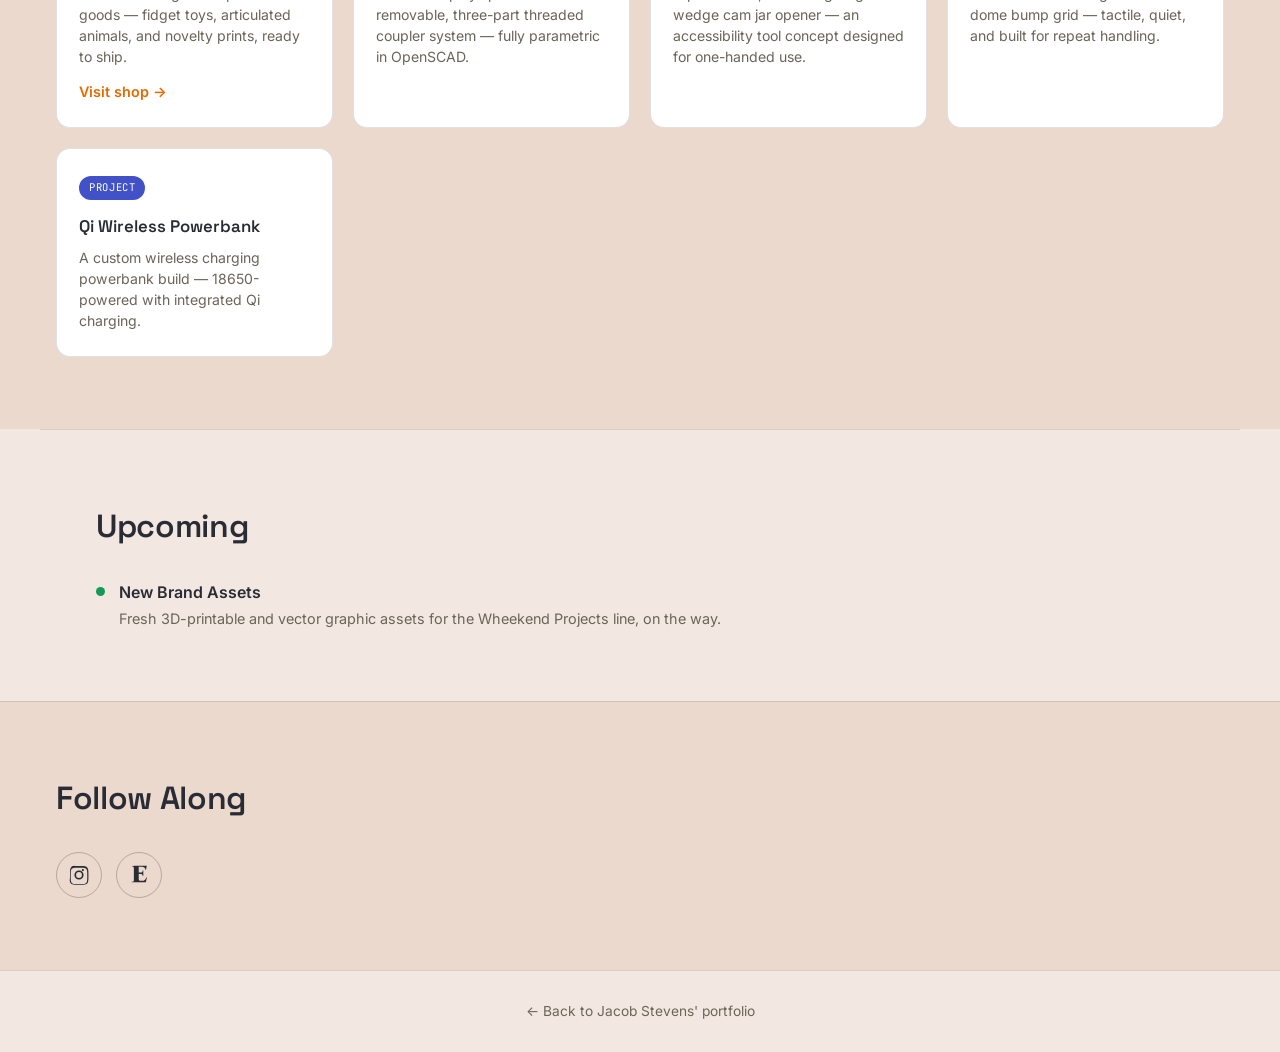
<file: wheekend-projects.html>
<!DOCTYPE html>
<html lang="en">
<head>
<meta charset="UTF-8">
<meta name="viewport" content="width=device-width, initial-scale=1.0">
<title>Wheekend Projects — 3D-Printed Builds &amp; Hardware</title>
<link rel="preconnect" href="https://fonts.googleapis.com">
<link href="https://fonts.googleapis.com/css2?family=Space+Grotesk:wght@400;500;600;700&family=Inter:wght@400;500;600&family=JetBrains+Mono:wght@400;500&family=Caveat:wght@600;700&display=swap" rel="stylesheet">
<link rel="stylesheet" href="styles.css">
<link rel="stylesheet" href="wheekend.css">
</head>
<body class="wk-body">

<div class="wk-stripe-bar"><span></span><span></span><span></span><span></span><span></span></div>

<header class="wk-nav">
  <a href="index.html" class="wk-back">← Back to Portfolio</a>
  <span class="wk-brand">Wheekend Projects</span>
</header>

<section class="wk-hero">
  <div class="wk-hero-banner">
    <img src="images/Wheekend_Banner.jpg" alt="Wheekend Projects banner">
  </div>
  <p class="wk-eyebrow">DESIGN &amp; BUILD STUDIO</p>
  <h1 class="wk-title">Small, well-made things — <br>3D printed and built by hand.</h1>
  <p class="wk-sub">Wheekend Projects is where I design, print, and sell physical objects — fidget toys, accessibility tools, and hardware experiments. Everything is designed parametrically, tested, and finished by hand before it ships.</p>
  <div class="wk-cta-row">
    <a href="https://www.etsy.com/shop/WheekendProjects?ref=seller-platform-mcnav" target="_blank" rel="noopener" class="wk-btn wk-btn-etsy">
      <svg viewBox="0 0 24 24" fill="currentColor"><path d="M7 2h13.5l-.9 4.2h-.5C18.5 3.8 17.6 3 15 3h-3.3v6.4h2c1.7 0 2.1-.6 2.4-2.4h.6v6.1h-.6c-.2-1.7-.7-2.3-2.4-2.3h-2V16c0 1.7.5 2.3 2.6 2.3h1.1c2.7 0 3.5-1 4.7-3.9h.5L19.5 20H4v-.6c1.9-.2 2.4-.4 2.4-1.7V4.3c0-1.3-.5-1.5-2.4-1.7Z"/></svg>
      Shop on Etsy
    </a>
    <a href="https://www.instagram.com/wheekendprojects" target="_blank" rel="noopener" class="wk-btn wk-btn-insta">
      <svg viewBox="0 0 24 24" fill="currentColor"><path d="M12 2.2c3.2 0 3.6 0 4.9.1 1.2.1 2 .3 2.4.5.6.2 1 .5 1.5.9.4.4.7.9.9 1.5.2.4.4 1.2.5 2.4.1 1.3.1 1.7.1 4.9s0 3.6-.1 4.9c-.1 1.2-.3 2-.5 2.4-.2.6-.5 1-.9 1.5-.4.4-.9.7-1.5.9-.4.2-1.2.4-2.4.5-1.3.1-1.7.1-4.9.1s-3.6 0-4.9-.1c-1.2-.1-2-.3-2.4-.5-.6-.2-1-.5-1.5-.9-.4-.4-.7-.9-.9-1.5-.2-.4-.4-1.2-.5-2.4C2.2 15.6 2.2 15.2 2.2 12s0-3.6.1-4.9c.1-1.2.3-2 .5-2.4.2-.6.5-1 .9-1.5.4-.4.9-.7 1.5-.9.4-.2 1.2-.4 2.4-.5C8.4 2.2 8.8 2.2 12 2.2Zm0 1.8c-3.1 0-3.5 0-4.7.1-1 .1-1.6.2-1.9.4-.5.2-.8.4-1.2.7-.3.4-.5.7-.7 1.2-.1.3-.3.9-.4 1.9-.1 1.2-.1 1.6-.1 4.7s0 3.5.1 4.7c.1 1 .2 1.6.4 1.9.2.5.4.8.7 1.2.4.3.7.5 1.2.7.3.1.9.3 1.9.4 1.2.1 1.6.1 4.7.1s3.5 0 4.7-.1c1-.1 1.6-.2 1.9-.4.5-.2.8-.4 1.2-.7.3-.4.5-.7.7-1.2.1-.3.3-.9.4-1.9.1-1.2.1-1.6.1-4.7s0-3.5-.1-4.7c-.1-1-.2-1.6-.4-1.9-.2-.5-.4-.8-.7-1.2-.4-.3-.7-.5-1.2-.7-.3-.1-.9-.3-1.9-.4-1.2-.1-1.6-.1-4.7-.1Z"/><path d="M12 7a5 5 0 1 0 0 10 5 5 0 0 0 0-10Zm0 8.2a3.2 3.2 0 1 1 0-6.4 3.2 3.2 0 0 1 0 6.4ZM17.4 6.6a1.2 1.2 0 1 1-2.4 0 1.2 1.2 0 0 1 2.4 0Z"/></svg>
      @wheekendprojects
    </a>
    <a href="#offer" class="wk-btn">What I Offer</a>
  </div>
</section>

<!-- WHAT I OFFER -->
<section class="wk-section" id="offer">
  <h2 class="wk-h2">What I Offer</h2>
  <div class="wk-grid">
    <article class="wk-card">
      <span class="wk-card-tag">PRINT</span>
      <h3>3D-Printed Goods</h3>
      <p>Fidget toys, articulated animals, and novelty items in PLA/PETG — finished with rotary tumbling for a smooth, retail-ready surface.</p>
    </article>
    <article class="wk-card">
      <span class="wk-card-tag">DESIGN</span>
      <h3>Parametric &amp; Custom Models</h3>
      <p>Custom OpenSCAD modeling — print-in-place mechanisms, multi-part assemblies, and accessibility-focused tools designed around how they'll actually be used.</p>
    </article>
    <article class="wk-card">
      <span class="wk-card-tag">BUILD</span>
      <h3>Hardware &amp; Electronics</h3>
      <p>Battery-powered circuits, custom PCB-adjacent builds, and small hardware R&amp;D projects — from wireless charging builds to heating and control systems.</p>
    </article>
  </div>
</section>

<!-- FEATURED PROJECTS -->
<section class="wk-section wk-alt" id="shop">
  <h2 class="wk-h2">Featured Projects &amp; Links</h2>
  <div class="wk-grid">
    <article class="wk-card wk-link-card">
      <span class="wk-card-tag">SHOP</span>
      <h3>Etsy Shop</h3>
      <p>The full catalog of 3D-printed goods — fidget toys, articulated animals, and novelty prints, ready to ship.</p>
      <a href="https://www.etsy.com/shop/WheekendProjects?ref=seller-platform-mcnav" target="_blank" rel="noopener" class="wk-link">Visit shop →</a>
    </article>
    <article class="wk-card">
      <span class="wk-card-tag">PROJECT</span>
      <h3>Spiky Sphere</h3>
      <p>A 100mm spiky sphere with a removable, three-part threaded coupler system — fully parametric in OpenSCAD.</p>
    </article>
    <article class="wk-card">
      <span class="wk-card-tag">PROJECT</span>
      <h3>Wedge Cam Jar Opener</h3>
      <p>A parametric, self-energizing wedge cam jar opener — an accessibility tool concept designed for one-handed use.</p>
    </article>
    <article class="wk-card">
      <span class="wk-card-tag">PROJECT</span>
      <h3>Fidget Tile</h3>
      <p>A fabric-backed fidget tile with a dome bump grid — tactile, quiet, and built for repeat handling.</p>
    </article>
    <article class="wk-card">
      <span class="wk-card-tag">PROJECT</span>
      <h3>Qi Wireless Powerbank</h3>
      <p>A custom wireless charging powerbank build — 18650-powered with integrated Qi charging.</p>
    </article>
  </div>
</section>

<!-- UPCOMING -->
<section class="wk-section" id="upcoming">
  <h2 class="wk-h2">Upcoming</h2>
  <div class="wk-upcoming-list">
    <div class="wk-upcoming-row">
      <span class="wk-status-dot"></span>
      <div>
        <p class="wk-upcoming-title">New Brand Assets</p>
        <p class="wk-upcoming-desc">Fresh 3D-printable and vector graphic assets for the Wheekend Projects line, on the way.</p>
      </div>
    </div>
  </div>
</section>

<!-- SOCIAL -->
<section class="wk-section wk-alt">
  <h2 class="wk-h2">Follow Along</h2>
  <div class="social-links wk-social">
    <a href="https://www.instagram.com/wheekendprojects" class="social-btn" title="Instagram — @wheekendprojects" target="_blank" rel="noopener">
      <svg viewBox="0 0 24 24" fill="currentColor"><path d="M12 2.2c3.2 0 3.6 0 4.9.1 1.2.1 2 .3 2.4.5.6.2 1 .5 1.5.9.4.4.7.9.9 1.5.2.4.4 1.2.5 2.4.1 1.3.1 1.7.1 4.9s0 3.6-.1 4.9c-.1 1.2-.3 2-.5 2.4-.2.6-.5 1-.9 1.5-.4.4-.9.7-1.5.9-.4.2-1.2.4-2.4.5-1.3.1-1.7.1-4.9.1s-3.6 0-4.9-.1c-1.2-.1-2-.3-2.4-.5-.6-.2-1-.5-1.5-.9-.4-.4-.7-.9-.9-1.5-.2-.4-.4-1.2-.5-2.4C2.2 15.6 2.2 15.2 2.2 12s0-3.6.1-4.9c.1-1.2.3-2 .5-2.4.2-.6.5-1 .9-1.5.4-.4.9-.7 1.5-.9.4-.2 1.2-.4 2.4-.5C8.4 2.2 8.8 2.2 12 2.2Zm0 1.8c-3.1 0-3.5 0-4.7.1-1 .1-1.6.2-1.9.4-.5.2-.8.4-1.2.7-.3.4-.5.7-.7 1.2-.1.3-.3.9-.4 1.9-.1 1.2-.1 1.6-.1 4.7s0 3.5.1 4.7c.1 1 .2 1.6.4 1.9.2.5.4.8.7 1.2.4.3.7.5 1.2.7.3.1.9.3 1.9.4 1.2.1 1.6.1 4.7.1s3.5 0 4.7-.1c1-.1 1.6-.2 1.9-.4.5-.2.8-.4 1.2-.7.3-.4.5-.7.7-1.2.1-.3.3-.9.4-1.9.1-1.2.1-1.6.1-4.7s0-3.5-.1-4.7c-.1-1-.2-1.6-.4-1.9-.2-.5-.4-.8-.7-1.2-.4-.3-.7-.5-1.2-.7-.3-.1-.9-.3-1.9-.4-1.2-.1-1.6-.1-4.7-.1Z"/><path d="M12 7a5 5 0 1 0 0 10 5 5 0 0 0 0-10Zm0 8.2a3.2 3.2 0 1 1 0-6.4 3.2 3.2 0 0 1 0 6.4ZM17.4 6.6a1.2 1.2 0 1 1-2.4 0 1.2 1.2 0 0 1 2.4 0Z"/></svg>
    </a>
    <a href="https://www.etsy.com/shop/WheekendProjects?ref=seller-platform-mcnav" class="social-btn" title="Etsy Shop" target="_blank" rel="noopener">
      <svg viewBox="0 0 24 24" fill="currentColor"><path d="M7 2h13.5l-.9 4.2h-.5C18.5 3.8 17.6 3 15 3h-3.3v6.4h2c1.7 0 2.1-.6 2.4-2.4h.6v6.1h-.6c-.2-1.7-.7-2.3-2.4-2.3h-2V16c0 1.7.5 2.3 2.6 2.3h1.1c2.7 0 3.5-1 4.7-3.9h.5L19.5 20H4v-.6c1.9-.2 2.4-.4 2.4-1.7V4.3c0-1.3-.5-1.5-2.4-1.7Z"/></svg>
    </a>
  </div>
</section>

<footer class="wk-footer">
  <a href="index.html">← Back to Jacob Stevens' portfolio</a>
</footer>

</body>
</html>
</file>
<file: styles.css>
/* ===== Tokens =====
   Palette unified with Wheekend Projects branding (sampled from brand banner):
   Cream:  #F3E8E1
   Cream alt: #EAD9CC
   Ink (charcoal): #292C35
   Ink soft: #6B6459
   Blue (primary accent): #4151C8
   Pink (secondary accent): #E600D6
*/

:root{
  --paper:#F3E8E1;
  --paper-alt:#EAD9CC;
  --ink:#292C35;
  --ink-soft:#6B6459;
  --red:#4151C8;
  --red-soft:#DCE0F5;
  --teal:#E600D6;
  --line: rgba(41,44,53,.14);
  --line-strong: rgba(41,44,53,.28);
  --display: 'Space Grotesk', sans-serif;
  --body: 'Inter', sans-serif;
  --mono: 'JetBrains Mono', monospace;
}

*{box-sizing:border-box; margin:0; padding:0;}
html{scroll-behavior:smooth;}
body{
  background:var(--paper);
  color:var(--ink);
  font-family:var(--body);
  line-height:1.5;
  -webkit-font-smoothing:antialiased;
}

@media (prefers-reduced-motion: reduce){
  html{scroll-behavior:auto;}
  *{animation-duration:.01ms !important; transition-duration:.01ms !important;}
}

a{color:inherit; text-decoration:none;}
img{display:block; max-width:100%;}

.grain{
  position:fixed; inset:0; pointer-events:none; z-index:1;
  opacity:.035;
  background-image:url("data:image/svg+xml,%3Csvg xmlns='http://www.w3.org/2000/svg' width='120' height='120'%3E%3Cfilter id='n'%3E%3CfeTurbulence type='fractalNoise' baseFrequency='0.9' numOctaves='2' stitchTiles='stitch'/%3E%3C/filter%3E%3Crect width='100%25' height='100%25' filter='url(%23n)'/%3E%3C/svg%3E");
}

:focus-visible{
  outline: 2px solid var(--red);
  outline-offset: 3px;
}

/* ===== Top nav ===== */
.topnav{
  position:sticky; top:0; z-index:50;
  display:flex; align-items:center; justify-content:space-between;
  padding: 18px clamp(20px, 5vw, 56px);
  background: rgba(238,240,238,.86);
  backdrop-filter: blur(10px);
  border-bottom:1px solid var(--line);
}
.brand-mark{display:flex; flex-direction:column; line-height:1.1;}
.brand-name{font-family:var(--display); font-weight:600; font-size:1.05rem; letter-spacing:-.01em;}
.brand-handle{font-family:var(--mono); font-size:.72rem; color:var(--ink-soft); margin-top:2px;}

.navlinks{display:flex; gap:clamp(16px,3vw,34px);}
.navlinks a{
  display:flex; align-items:center; gap:7px;
  font-size:.9rem; font-weight:500; color:var(--ink-soft);
  transition:color .15s ease;
}
.navlinks a:hover{color:var(--ink);}
.navlink-external{
  color:var(--ink) !important;
  background:var(--paper-alt); border-radius:999px; padding:7px 14px 7px 8px !important;
  margin-left:4px;
}
.navlink-external:hover{background:var(--ink); color:var(--paper) !important;}
.navlink-external .navtag{background:var(--teal); color:#fff; border-color:var(--teal);}
.navtag{
  font-family:var(--mono); font-size:.65rem; font-weight:500;
  border:1px solid var(--line-strong); border-radius:3px;
  padding:2px 5px; color:var(--ink);
}

.navtoggle{display:none; flex-direction:column; gap:5px; background:none; border:none; cursor:pointer; padding:6px;}
.navtoggle span{width:22px; height:2px; background:var(--ink); display:block;}

@media (max-width:760px){
  .navlinks{
    position:fixed; top:64px; left:0; right:0;
    background:var(--paper);
    flex-direction:column; gap:0;
    border-bottom:1px solid var(--line);
    max-height:0; overflow:hidden;
    transition:max-height .25s ease;
  }
  .navlinks.open{max-height:280px;}
  .navlinks a{padding:16px 24px; border-top:1px solid var(--line);}
  .navtoggle{display:flex;}
}

/* ===== Hero ===== */
.hero{
  display:grid; grid-template-columns:1.3fr .9fr; align-items:center; gap:40px;
  padding: clamp(50px,8vw,100px) clamp(20px,5vw,56px) clamp(60px,8vw,110px);
  max-width:1360px; margin:0 auto;
}
.hero-eyebrow{
  font-family:var(--mono); font-size:.72rem; letter-spacing:.14em;
  color:var(--red); text-transform:uppercase; margin-bottom:18px;
}
.hero-title{
  font-family:var(--display); font-weight:700;
  font-size:clamp(2.4rem, 5.4vw, 4.4rem);
  letter-spacing:-.02em; line-height:1.02;
  margin-bottom:22px;
}
.hero-sub{
  max-width:46ch; color:var(--ink-soft); font-size:1.05rem; margin-bottom:32px;
}
.hero-formats{display:flex; flex-wrap:wrap; gap:10px;}
.hero-chip{
  display:flex; align-items:center; gap:8px;
  border:1px solid var(--line-strong); border-radius:999px;
  padding:9px 16px 9px 10px; font-size:.86rem; font-weight:500;
  transition: background .15s ease, border-color .15s ease;
}
.hero-chip:hover{background:var(--ink); color:var(--paper); border-color:var(--ink);}
.chip-tag{
  font-family:var(--mono); font-size:.68rem;
  background:var(--ink); color:var(--paper);
  border-radius:3px; padding:2px 6px;
}
.hero-chip:hover .chip-tag{background:var(--paper); color:var(--ink);}

.hero-mark{
  display:flex; justify-content:center; align-items:center;
  background:#fff; border:1px solid var(--line); border-radius:18px;
  padding:24px;
}
.hero-mark img{width:100%; height:auto;}

@media (max-width:860px){
  .hero{grid-template-columns:1fr;}
  .hero-mark{order:-1; max-width:360px; margin:0 auto;}
}

/* ===== Format sections ===== */
.format-section{
  padding: clamp(56px,7vw,96px) clamp(20px,5vw,56px);
  max-width:1360px; margin:0 auto;
  border-top:1px solid var(--line);
}
.format-section.alt{background:var(--paper-alt); max-width:none; border-top:1px solid var(--line);}
.format-section.alt > *{max-width:1360px; margin-left:auto; margin-right:auto;}

.section-head{
  display:flex; gap:20px; align-items:flex-start;
  margin-bottom:40px;
}
.section-tag{
  font-family:var(--mono); font-size:.78rem; font-weight:500;
  border:1px solid var(--line-strong); border-radius:4px;
  padding:6px 9px; flex-shrink:0; margin-top:6px;
}
.section-head h2{
  font-family:var(--display); font-weight:600;
  font-size:clamp(1.7rem, 3vw, 2.3rem); letter-spacing:-.01em;
  margin-bottom:8px;
}
.section-desc{color:var(--ink-soft); font-size:1rem; max-width:56ch;}

/* ---- About ---- */
.about-section{
  padding: 0 clamp(20px,5vw,56px) clamp(50px,7vw,80px);
  max-width:1360px; margin:0 auto;
}
.about-card{
  display:flex; gap:28px; align-items:flex-start;
  background:#fff; border:1px solid var(--line); border-radius:18px;
  padding:clamp(22px,3vw,32px);
}
.about-avatar{
  width:96px; height:96px; border-radius:14px; object-fit:cover; flex-shrink:0;
  background:var(--paper-alt);
}
.about-name{font-family:var(--display); font-weight:600; font-size:1.3rem; margin-bottom:10px;}
.about-bio{color:var(--ink-soft); font-size:.95rem; max-width:64ch; margin-bottom:18px;}
.about-bio a{color:var(--red); text-decoration:underline;}
.about-bio-note{
  display:block; margin-top:8px; font-family:var(--mono); font-size:.68rem;
  color:var(--ink-soft); opacity:.65;
}
.social-links{display:flex; gap:10px; flex-wrap:wrap;}
.social-btn{
  width:38px; height:38px; border-radius:50%;
  display:flex; align-items:center; justify-content:center;
  border:1px solid var(--line-strong); color:var(--ink);
  transition: background .15s ease, color .15s ease;
}
.social-btn svg{width:18px; height:18px;}
.social-btn:hover{background:var(--ink); color:var(--paper);}

@media (max-width:560px){
  .about-card{flex-direction:column; align-items:center; text-align:center;}
  .social-links{justify-content:center;}
}

/* ---- Podcast: era timeline ---- */
.era-track{display:flex; flex-direction:column;}

.era-connector{
  display:flex; align-items:center; gap:14px;
  padding:18px 0 18px 26px;
  color:var(--ink-soft);
}
.era-connector::before{
  content:''; width:1px; height:26px; background:var(--line-strong); margin-left:1px;
}
.era-connector span{
  font-family:var(--mono); font-size:.68rem; text-transform:uppercase; letter-spacing:.1em;
  border:1px solid var(--line-strong); border-radius:999px; padding:5px 12px;
}

.era{
  background:#fff; border:1px solid var(--line); border-radius:18px;
  padding:28px clamp(20px,3vw,34px) 30px;
}
.era-head{display:flex; justify-content:space-between; align-items:center; margin-bottom:20px;}
.era-index{font-family:var(--mono); font-size:.7rem; letter-spacing:.08em; color:var(--ink-soft);}
.era-format{
  font-family:var(--mono); font-size:.66rem; letter-spacing:.06em;
  background:var(--paper-alt); border:1px solid var(--line); border-radius:999px;
  padding:4px 10px; color:var(--ink-soft);
}

.era-body{display:grid; grid-template-columns:180px 1fr; gap:28px; align-items:start;}
@media (max-width:640px){.era-body{grid-template-columns:1fr;}}

.era-logo-plate{
  border-radius:12px; overflow:hidden; display:flex; align-items:center; justify-content:center;
  aspect-ratio:1/1;
}
.era-recap{background:#151719;}
.era-tps{background:#A8D8D8;}
.era-idiot{background:#202226;}
.era-logo{width:100%; height:100%; object-fit:contain; padding:14px;}

.era-text h3{font-family:var(--display); font-weight:600; font-size:1.25rem; margin-bottom:10px;}
.era-akas{color:var(--ink-soft); font-weight:400; font-size:1rem;}
.era-text > p{color:var(--ink-soft); font-size:.92rem; max-width:62ch; margin-bottom:16px;}
.era-banner{width:100%; max-width:420px; border-radius:8px; border:1px solid var(--line);}
.era-logo-strip{display:flex; gap:10px; flex-wrap:wrap;}
.era-logo-strip img{
  width:56px; height:56px; object-fit:cover; border-radius:8px; border:1px solid var(--line);
}

.ep-gallery{
  display:grid; grid-template-columns:repeat(auto-fill, minmax(190px,1fr)); gap:14px;
  margin-top:26px; padding-top:24px; border-top:1px solid var(--line);
}
.ep-card{
  background:var(--paper); border:1px solid var(--line); border-radius:10px; overflow:hidden;
}
.ep-card img{aspect-ratio:16/9; object-fit:cover; width:100%;}
.ep-card figcaption{padding:10px 12px 12px; display:flex; flex-direction:column; gap:5px;}
.ep-thumb-placeholder{
  aspect-ratio:16/9;
  background: repeating-linear-gradient(135deg, #DAD9D3, #DAD9D3 10px, #CFCEC7 10px, #CFCEC7 20px);
  display:flex; align-items:center; justify-content:center;
  font-family:var(--mono); font-size:.68rem; color:var(--ink-soft); text-transform:uppercase;
}

.hiatus-note{
  display:flex; align-items:center; gap:9px;
  margin-top:22px; padding-top:18px; border-top:1px solid var(--line);
  font-size:.85rem; color:var(--ink-soft);
}
.hiatus-dot{width:8px; height:8px; border-radius:50%; background:var(--red); flex-shrink:0;}

/* ---- Personal Brand ---- */
.channel-strip{
  display:flex; align-items:center; gap:16px;
  background:#fff; border:1px solid var(--line); border-radius:14px;
  padding:16px 20px; margin-bottom:26px;
}
.channel-logo{width:64px; height:auto; border-radius:8px;}
.channel-name{font-family:var(--display); font-weight:600; font-size:1.05rem;}
.channel-meta{color:var(--ink-soft); font-size:.86rem; margin-top:2px;}
.channel-strip.secondary{margin-top:34px; margin-bottom:0;}

.brand-banner{
  border-radius:12px; overflow:hidden; border:1px solid var(--line); margin-bottom:22px;
}
.brand-banner img{width:100%; height:auto; display:block;}

.wheekend-mark{
  width:64px; height:64px; border-radius:8px;
  background:var(--teal); color:#fff;
  display:flex; align-items:center; justify-content:center;
  font-family:var(--mono); font-weight:600; font-size:.95rem; flex-shrink:0;
}
.pending-pill{
  margin-left:auto; font-family:var(--mono); font-size:.68rem;
  border:1px solid var(--line-strong); border-radius:999px;
  padding:6px 12px; color:var(--ink-soft); white-space:nowrap;
}
.visit-pill{
  margin-left:auto; font-family:var(--mono); font-size:.72rem; font-weight:500;
  background:var(--ink); color:var(--paper); border-radius:999px;
  padding:8px 16px; white-space:nowrap; transition:background .15s ease;
}
.visit-pill:hover{background:var(--red);}

.filter-row{display:flex; flex-wrap:wrap; gap:8px; margin-bottom:22px;}
.filter-btn{
  font-family:var(--mono); font-size:.75rem;
  border:1px solid var(--line-strong); border-radius:999px;
  background:transparent; padding:8px 14px; cursor:pointer;
  color:var(--ink-soft); transition: all .15s ease;
}
.filter-btn:hover{border-color:var(--ink);}
.filter-btn.active{background:var(--ink); color:var(--paper); border-color:var(--ink);}

.video-grid{
  display:grid; grid-template-columns:repeat(auto-fill, minmax(230px,1fr)); gap:16px;
}
.video-card{
  background:#fff; border:1px solid var(--line); border-radius:12px;
  overflow:hidden; transition: transform .18s ease, box-shadow .18s ease;
}
.video-card:hover{transform:translateY(-3px); box-shadow:0 10px 24px rgba(20,22,26,.1);}
.video-card img{aspect-ratio:16/9; object-fit:cover; width:100%;}
.video-card figcaption{padding:12px 14px 14px; display:flex; flex-direction:column; gap:6px;}
.vc-title{font-size:.86rem; font-weight:500; line-height:1.25;}
.vc-tag{font-family:var(--mono); font-size:.66rem; color:var(--red); letter-spacing:.04em;}
.video-card.hidden{display:none;}

/* ---- Esports ---- */
.org-plate-aura{background:#151719;}
.org-plate-solarix{background:#0A0A0C;}

.roster-block{
  margin-top:22px; padding-top:20px; border-top:1px solid var(--line);
}
.roster-label{
  display:block; font-family:var(--mono); font-size:.68rem; letter-spacing:.06em;
  text-transform:uppercase; color:var(--ink-soft); margin-bottom:10px;
}
.roster-chips{display:flex; flex-wrap:wrap; gap:8px;}
.roster-chip{
  font-size:.86rem; font-weight:500;
  background:var(--paper-alt); border:1px solid var(--line); border-radius:999px;
  padding:7px 14px;
}
.roster-chip-you{background:var(--ink); color:var(--paper); border-color:var(--ink);}
.roster-chip-you em{font-style:normal; opacity:.7; font-size:.85em; margin-left:4px;}

.asset-strip{
  display:flex; gap:10px; flex-wrap:wrap;
  margin-top:22px; padding-top:20px; border-top:1px solid var(--line);
}
.asset-strip img{
  width:84px; height:84px; object-fit:cover; border-radius:8px; border:1px solid var(--line);
}

/* ---- Lightbox ---- */
.lightbox-overlay{
  position:fixed; inset:0; z-index:200;
  background:rgba(20,22,26,.82);
  display:flex; align-items:center; justify-content:center;
  opacity:0; pointer-events:none; transition:opacity .18s ease;
  padding:40px;
}
.lightbox-overlay.open{opacity:1; pointer-events:auto;}
.lightbox-img{
  max-width:min(720px, 88vw); max-height:82vh;
  border-radius:10px; box-shadow:0 20px 60px rgba(0,0,0,.4);
  object-fit:contain;
}
.lightbox-close{
  position:absolute; top:22px; right:clamp(20px,4vw,48px);
  width:40px; height:40px; border-radius:50%;
  background:rgba(255,255,255,.12); border:1px solid rgba(255,255,255,.3);
  color:#fff; font-size:1.4rem; line-height:1; cursor:pointer;
}
.lightbox-close:hover{background:rgba(255,255,255,.22);}

/* ---- Painter Film ---- */
.film-layout{display:grid; grid-template-columns:.85fr 1.4fr; gap:24px;}
@media (max-width:820px){.film-layout{grid-template-columns:1fr;}}
.film-cover{
  position:relative; aspect-ratio:2/3; border-radius:12px; overflow:hidden;
  border:1px solid var(--line);
}
.film-cover-img{width:100%; height:100%; object-fit:cover;}

.crew-grid{
  display:grid; grid-template-columns:repeat(auto-fill, minmax(150px,1fr)); gap:14px;
  align-content:start;
}
.crew-card{
  background:#fff; border:1px solid var(--line); border-radius:10px; overflow:hidden;
}
.crew-card img{aspect-ratio:1/1; object-fit:cover; width:100%;}
.crew-card figcaption{padding:10px 12px 12px; display:flex; flex-direction:column; gap:3px;}
.crew-role{font-family:var(--mono); font-size:.66rem; color:var(--red); text-transform:uppercase; letter-spacing:.04em;}
.crew-name{font-size:.86rem; font-weight:500;}

/* ===== Footer ===== */
.footer-banner{
  max-width:1360px; margin:0 auto 24px; border-radius:12px; overflow:hidden;
  border:1px solid var(--line);
}
.footer-banner img{width:100%; height:auto; display:block;}
.site-footer{border-top:1px solid var(--line); padding: 30px clamp(20px,5vw,56px);}
.footer-inner{
  max-width:1360px; margin:0 auto;
  display:flex; justify-content:space-between; align-items:center; flex-wrap:wrap; gap:10px;
}
.footer-name{font-family:var(--display); font-weight:600; font-size:.95rem;}
.footer-handle{font-family:var(--mono); font-size:.75rem; color:var(--ink-soft);}
.footer-note{font-size:.78rem; color:var(--ink-soft);}
</file>
<file: wheekend.css>
/* Wheekend Projects — theme colors sampled directly from the brand banner
   cream #F3E8E1 / ink #292C35 / pink #FF00F0 / orange #FF7815 / green #30E579 / blue #4151C8 */

:root{
  --wk-bg:#F3E8E1;
  --wk-bg-alt:#EAD9CC;
  --wk-ink:#292C35;
  --wk-ink-soft:#6B6459;
  --wk-line: rgba(41,44,53,.14);
  --wk-line-strong: rgba(41,44,53,.28);
  --wk-pink:#E600D6;
  --wk-orange:#E56A00;
  --wk-green:#149A56;
  --wk-blue:#4151C8;
  --wk-font-script:'Caveat', cursive;
}

.wk-body{background:var(--wk-bg); color:var(--wk-ink);}

.wk-stripe-bar{
  display:flex; height:6px; width:100%;
}
.wk-stripe-bar span{flex:1;}
.wk-stripe-bar span:nth-child(1){background:var(--wk-pink);}
.wk-stripe-bar span:nth-child(2){background:var(--wk-orange);}
.wk-stripe-bar span:nth-child(3){background:var(--wk-green);}
.wk-stripe-bar span:nth-child(4){background:var(--wk-blue);}
.wk-stripe-bar span:nth-child(5){background:var(--wk-ink);}

.wk-nav{
  display:flex; align-items:center; justify-content:space-between;
  padding:18px clamp(20px,5vw,56px);
  border-bottom:1px solid var(--wk-line);
  position:sticky; top:0; background:rgba(243,232,225,.9); backdrop-filter:blur(10px); z-index:10;
}
.wk-back{
  font-size:.86rem; color:var(--wk-ink); font-weight:500;
  background:var(--wk-bg-alt); border-radius:999px; padding:9px 16px;
  transition:background .15s ease;
}
.wk-back:hover{background:var(--wk-ink); color:var(--wk-bg);}
.wk-brand{font-family:var(--wk-font-script); font-weight:700; font-size:1.5rem;}

.wk-hero{
  max-width:900px; margin:0 auto; text-align:center;
  padding: clamp(40px,6vw,64px) clamp(20px,5vw,56px) clamp(30px,5vw,48px);
}
.wk-hero-banner{
  max-width:640px; margin:0 auto 36px; border-radius:14px; overflow:hidden;
  border:1px solid var(--wk-line); box-shadow:0 12px 30px rgba(41,44,53,.08);
}
.wk-hero-banner img{width:100%; height:auto; display:block;}
.wk-eyebrow{
  font-family:var(--mono); font-size:.72rem; letter-spacing:.14em; text-transform:uppercase;
  color:var(--wk-blue); margin-bottom:18px;
}
.wk-title{
  font-family:var(--display); font-weight:700; letter-spacing:-.02em; line-height:1.08;
  font-size:clamp(2rem,4.5vw,3rem); margin-bottom:20px; color:var(--wk-ink);
}
.wk-sub{color:var(--wk-ink-soft); font-size:1.02rem; max-width:56ch; margin:0 auto 30px;}
.wk-cta-row{display:flex; gap:12px; justify-content:center; flex-wrap:wrap;}
.wk-btn{
  font-weight:500; font-size:.92rem; border-radius:999px; padding:12px 22px;
  border:1px solid var(--wk-line-strong); transition:all .15s ease; color:var(--wk-ink);
  display:inline-flex; align-items:center; gap:8px;
}
.wk-btn:hover{border-color:var(--wk-ink);}
.wk-btn-primary{background:var(--wk-blue); color:#fff; border-color:var(--wk-blue);}
.wk-btn-primary:hover{background:#323F9E; color:#fff;}
.wk-btn-etsy{background:var(--wk-orange); color:#fff; border-color:var(--wk-orange);}
.wk-btn-etsy:hover{background:#C25800; color:#fff;}
.wk-btn-insta{background:var(--wk-pink); color:#fff; border-color:var(--wk-pink);}
.wk-btn-insta:hover{background:#B800AC; color:#fff;}
.wk-btn svg{width:16px; height:16px;}

.wk-section{
  max-width:1200px; margin:0 auto;
  padding: clamp(46px,6vw,72px) clamp(20px,5vw,56px);
  border-top:1px solid var(--wk-line);
}
.wk-alt{background:var(--wk-bg-alt); max-width:none;}
.wk-alt > *{max-width:1200px; margin-left:auto; margin-right:auto;}
.wk-h2{
  font-family:var(--display); font-weight:600; font-size:clamp(1.5rem,2.6vw,2rem);
  margin-bottom:30px; letter-spacing:-.01em; color:var(--wk-ink);
}

.wk-grid{
  display:grid; grid-template-columns:repeat(auto-fill, minmax(260px,1fr)); gap:20px;
}
.wk-card{
  background:#fff; border:1px solid var(--wk-line); border-radius:14px;
  padding:24px 22px;
}
.wk-card-tag{
  display:inline-block; font-family:var(--mono); font-size:.66rem; letter-spacing:.06em;
  color:#fff; border-radius:999px;
  padding:4px 10px; margin-bottom:14px;
}
.wk-card:nth-of-type(4n+1) .wk-card-tag{background:var(--wk-blue);}
.wk-card:nth-of-type(4n+2) .wk-card-tag{background:var(--wk-orange);}
.wk-card:nth-of-type(4n+3) .wk-card-tag{background:var(--wk-green);}
.wk-card:nth-of-type(4n+4) .wk-card-tag{background:var(--wk-pink);}
.wk-card h3{font-family:var(--display); font-size:1.05rem; font-weight:600; margin-bottom:8px; color:var(--wk-ink);}
.wk-card p{color:var(--wk-ink-soft); font-size:.88rem;}
.wk-link{display:inline-block; margin-top:14px; font-weight:600; color:var(--wk-orange); font-size:.9rem;}
.wk-note{display:block; margin-top:6px; font-family:var(--mono); font-size:.66rem; color:var(--wk-ink-soft); opacity:.8;}

.wk-upcoming-list{display:flex; flex-direction:column; gap:22px; max-width:760px;}
.wk-upcoming-row{display:flex; gap:14px; align-items:flex-start;}
.wk-status-dot{
  width:9px; height:9px; border-radius:50%; background:var(--wk-green);
  margin-top:7px; flex-shrink:0;
}
.wk-upcoming-title{font-weight:600; margin-bottom:4px; color:var(--wk-ink);}
.wk-upcoming-desc{color:var(--wk-ink-soft); font-size:.9rem;}

.wk-social{justify-content:flex-start; gap:14px;}
.wk-social .social-btn{
  width:46px; height:46px; border:1px solid var(--wk-line-strong); color:var(--wk-ink);
}
.wk-social .social-btn svg{width:22px; height:22px;}
.wk-social .social-btn:hover{background:var(--wk-pink); color:#fff; border-color:var(--wk-pink);}

.wk-footer{
  text-align:center; padding:30px; border-top:1px solid var(--wk-line);
  font-size:.86rem; color:var(--wk-ink-soft);
}
.wk-footer a:hover{color:var(--wk-ink);}
</file>
